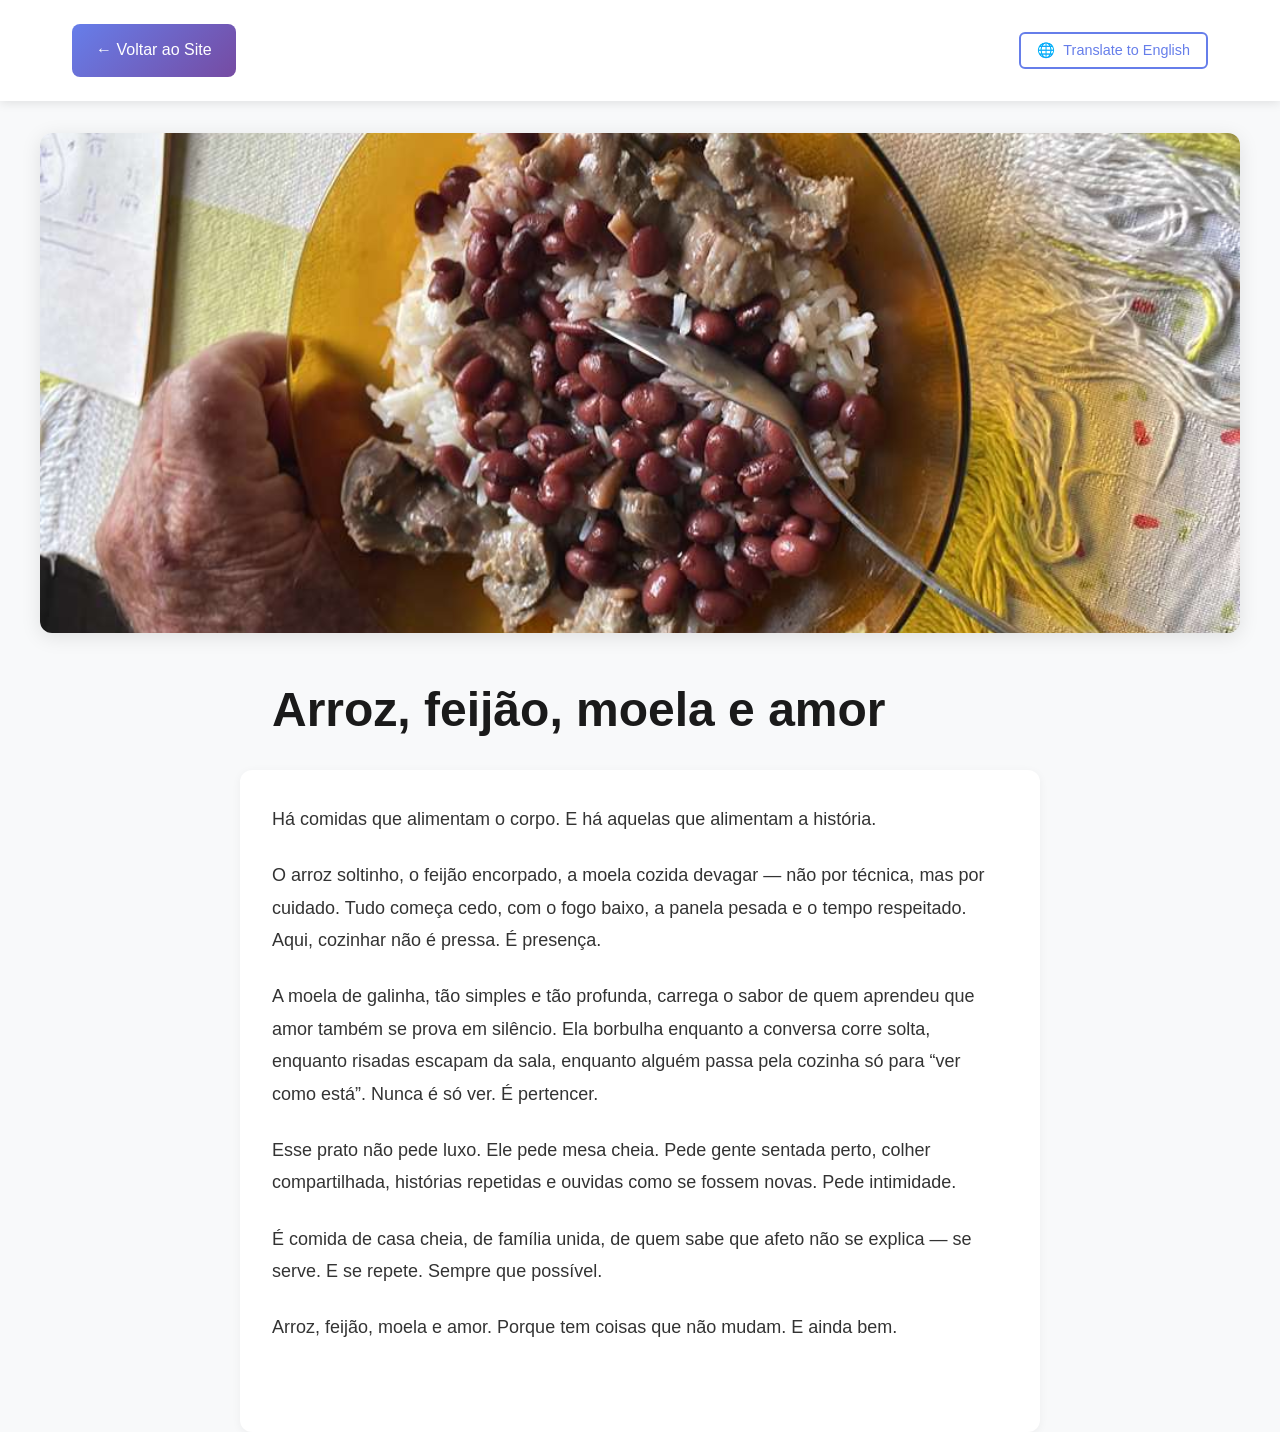
<file: blog1.html>
<!DOCTYPE html>
<html lang="pt-BR">
<head>
    <link rel="icon" type="image/png" href="fav/fav.png">
    <meta charset="UTF-8">
    <meta name="viewport" content="width=device-width, initial-scale=1.0">
    <title>Blog Post</title>
    <style>
        * {
            margin: 0;
            padding: 0;
            box-sizing: border-box;
        }

        body {
            font-family: -apple-system, BlinkMacSystemFont, 'Segoe UI', Roboto, Oxygen, Ubuntu, Cantarell, sans-serif;
            line-height: 1.8;
            color: #333;
            background: #f8f9fa;
        }

        .header-nav {
            background: white;
            padding: 1.5rem 0;
            box-shadow: 0 2px 10px rgba(0,0,0,0.1);
            position: sticky;
            top: 0;
            z-index: 100;
        }

        .nav-container {
            max-width: 1200px;
            margin: 0 auto;
            padding: 0 2rem;
            display: flex;
            justify-content: space-between;
            align-items: center;
        }

        .back-btn {
            display: inline-flex;
            align-items: center;
            gap: 0.5rem;
            padding: 0.75rem 1.5rem;
            background: linear-gradient(135deg, #667eea 0%, #764ba2 100%);
            color: white;
            text-decoration: none;
            border-radius: 8px;
            transition: transform 0.3s, box-shadow 0.3s;
            font-weight: 500;
        }

        .back-btn:hover {
            transform: translateY(-2px);
            box-shadow: 0 4px 15px rgba(102, 126, 234, 0.4);
        }

        .translate-btn {
            padding: 0.75rem 1.5rem;
            background: white;
            border: 2px solid #667eea;
            color: #667eea;
            border-radius: 8px;
            cursor: pointer;
            font-size: 1rem;
            font-weight: 500;
            transition: all 0.3s;
        }

        .translate-btn:hover {
            background: #667eea;
            color: white;
            transform: translateY(-2px);
        }

        .hero-image {
            width: 100%;
            height: 500px;
            object-fit: cover;
            display: block;
        }

        .container {
            max-width: 900px;
            margin: 0 auto;
            padding: 0 2rem;
        }

        .article-header {
            background: white;
            padding: 3rem 2rem;
            margin-top: 2rem;
            border-radius: 12px;
            box-shadow: 0 2px 10px rgba(0,0,0,0.1);
        }

        .article-title {
            font-size: 3rem;
            color: #667eea;
            margin-bottom: 1rem;
            line-height: 1.2;
        }

        .article-meta {
            display: flex;
            gap: 1.5rem;
            color: #666;
            font-size: 0.95rem;
            margin-bottom: 2rem;
        }

        .article-cover {
            width: 100%;
            max-height: 500px;
            object-fit: cover;
            border-radius: 12px;
            margin-bottom: 2rem;
            box-shadow: 0 4px 20px rgba(0,0,0,0.1);
        }

        .container {
            max-width: 900px;
            margin: 0 auto;
            padding: 3rem 2rem;
        }

        .translate-btn {
            padding: 0.75rem 1.5rem;
            background: linear-gradient(135deg, #667eea 0%, #764ba2 100%);
            color: white;
            border: none;
            border-radius: 8px;
            cursor: pointer;
            font-size: 1rem;
            font-weight: 500;
            transition: transform 0.3s, box-shadow 0.3s;
        }

        .translate-btn:hover {
            transform: translateY(-2px);
            box-shadow: 0 4px 15px rgba(102, 126, 234, 0.4);
        }

        .hero-image {
            width: 100%;
            max-height: 500px;
            object-fit: cover;
            border-radius: 12px;
            box-shadow: 0 10px 30px rgba(0,0,0,0.15);
        }

        .container {
            max-width: 900px;
            margin: 0 auto;
            padding: 0 2rem;
        }

        .blog-header {
            padding: 3rem 0 2rem;
        }

        .blog-title {
            font-size: 3rem;
            color: #1a1a1a;
            margin-bottom: 1rem;
            line-height: 1.2;
        }

        .blog-meta {
            display: flex;
            gap: 2rem;
            color: #666;
            font-size: 0.95rem;
            margin-bottom: 2rem;
        }

        .featured-image {
            width: 100%;
            max-height: 500px;
            object-fit: cover;
            border-radius: 12px;
            margin-bottom: 3rem;
            box-shadow: 0 10px 30px rgba(0,0,0,0.1);
        }

        .container {
            max-width: 800px;
            margin: 0 auto;
            padding: 3rem 2rem;
        }

        .blog-title {
            font-size: 3rem;
            line-height: 1.2;
            margin-bottom: 1rem;
            color: #1a1a1a;
        }

        .blog-meta {
            display: flex;
            gap: 2rem;
            color: #666;
            font-size: 0.95rem;
            margin-bottom: 2rem;
            padding-bottom: 1rem;
            border-bottom: 2px solid #e9ecef;
        }

        .translate-btn {
            padding: 0.6rem 1.2rem;
            background: linear-gradient(135deg, #667eea 0%, #764ba2 100%);
            color: white;
            border: none;
            border-radius: 6px;
            cursor: pointer;
            font-size: 0.95rem;
            font-weight: 500;
            transition: transform 0.3s, box-shadow 0.3s;
        }

        .translate-btn:hover {
            transform: translateY(-2px);
            box-shadow: 0 4px 15px rgba(102, 126, 234, 0.4);
        }

        .container {
            max-width: 900px;
            margin: 0 auto;
            padding: 0 2rem;
        }

        .hero-image {
            width: 100%;
            height: 500px;
            object-fit: cover;
            margin-top: 2rem;
            border-radius: 12px;
            box-shadow: 0 10px 30px rgba(0,0,0,0.2);
        }

        .post-header {
            max-width: 800px;
            margin: 3rem auto 2rem;
            padding: 0 2rem;
        }

        .post-title {
            font-size: 3rem;
            line-height: 1.2;
            color: #1a1a1a;
            margin-bottom: 1rem;
        }

        .post-meta {
            display: flex;
            gap: 2rem;
            color: #666;
            font-size: 0.95rem;
            margin-bottom: 1rem;
        }

        .translate-btn {
            display: inline-flex;
            align-items: center;
            gap: 0.5rem;
            padding: 0.5rem 1rem;
            background: white;
            border: 2px solid #667eea;
            color: #667eea;
            border-radius: 6px;
            cursor: pointer;
            font-size: 0.9rem;
            font-weight: 500;
            transition: all 0.3s;
        }

        .translate-btn:hover {
            background: #667eea;
            color: white;
        }

        .post-content {
            max-width: 800px;
            margin: 0 auto;
            padding: 0 2rem 4rem;
            background: white;
            border-radius: 12px;
            box-shadow: 0 2px 10px rgba(0,0,0,0.05);
        }

        .post-content p {
            font-size: 1.125rem;
            line-height: 1.8;
            margin-bottom: 1.5rem;
            color: #333;
        }

        .post-content h2 {
            font-size: 2rem;
            margin: 2.5rem 0 1rem;
            color: #1a1a1a;
        }

        .post-content h3 {
            font-size: 1.5rem;
            margin: 2rem 0 1rem;
            color: #333;
        }

        .hero-image {
            width: 100%;
            max-width: 1200px;
            height: 500px;
            object-fit: cover;
            border-radius: 12px;
            margin: 2rem auto;
            display: block;
            box-shadow: 0 4px 20px rgba(0,0,0,0.1);
        }

        @media (max-width: 768px) {
            .post-title {
                font-size: 2rem;
            }

            .hero-image {
                height: 300px;
                border-radius: 0;
            }

            .post-content p {
                font-size: 1rem;
            }

            .nav-container {
                flex-direction: column;
                gap: 1rem;
            }
        }
    </style>
</head>
<body>
    <div class="header-nav">
        <div class="nav-container">
            <a href="index.html" class="back-btn">← Voltar ao Site</a>
            <button class="translate-btn" onclick="translateContent()">
                <span id="translateIcon">🌐</span>
                <span id="translateText">Translate to English</span>
            </button>
        </div>
    </div>

    <img src="blog/WhatsApp Image 2026-01-13 at 11.25.59.jpeg" alt="Imagem de capa" class="hero-image">

    <div class="post-header">
        <h1 class="post-title" id="title">Arroz, feijão, moela e amor</h1>
    </div>

    <div class="post-content" id="content">
        <p><br>Há comidas que alimentam o corpo.
E há aquelas que alimentam a história.</p>

        <p>O arroz soltinho, o feijão encorpado, a moela cozida devagar — não por técnica, mas por cuidado. Tudo começa cedo, com o fogo baixo, a panela pesada e o tempo respeitado. Aqui, cozinhar não é pressa. É presença.</p>


        <p>A moela de galinha, tão simples e tão profunda, carrega o sabor de quem aprendeu que amor também se prova em silêncio. Ela borbulha enquanto a conversa corre solta, enquanto risadas escapam da sala, enquanto alguém passa pela cozinha só para “ver como está”. Nunca é só ver. É pertencer.</p>

        <p>Esse prato não pede luxo. Ele pede mesa cheia.
Pede gente sentada perto, colher compartilhada, histórias repetidas e ouvidas como se fossem novas. Pede intimidade.</p>


        <p>É comida de casa cheia, de família unida, de quem sabe que afeto não se explica — se serve. E se repete. Sempre que possível.</p>

        <p>Arroz, feijão, moela e amor.
Porque tem coisas que não mudam.
E ainda bem.</p>


    </div>

    <script>
        let isEnglish = false;

        const translations = {
            pt: {
                title: "Arroz, feijão, moela e amor",
                content: `<p>Há comidas que alimentam o corpo.
E há aquelas que alimentam a história.</p>

        <p>O arroz soltinho, o feijão encorpado, a moela cozida devagar — não por técnica, mas por cuidado. Tudo começa cedo, com o fogo baixo, a panela pesada e o tempo respeitado. Aqui, cozinhar não é pressa. É presença.</p>


        <p>A moela de galinha, tão simples e tão profunda, carrega o sabor de quem aprendeu que amor também se prova em silêncio. Ela borbulha enquanto a conversa corre solta, enquanto risadas escapam da sala, enquanto alguém passa pela cozinha só para “ver como está”. Nunca é só ver. É pertencer.</p>

        <p>Esse prato não pede luxo. Ele pede mesa cheia.
Pede gente sentada perto, colher compartilhada, histórias repetidas e ouvidas como se fossem novas. Pede intimidade.</p>


        <p>É comida de casa cheia, de família unida, de quem sabe que afeto não se explica — se serve. E se repete. Sempre que possível.</p>

        <p>Arroz, feijão, moela e amor.
Porque tem coisas que não mudam.
E ainda bem.</p>

    `
            },
            en: {
                title: "Rice, beans, traditional Brazilian chicken gizzards, and love",
                content: `<p>Some foods feed the body.
Others feed the story.</p>

        <p>Fluffy rice, hearty beans, chicken gizzards slowly simmered — not by technique, but by care. Everything begins early, with low heat, a heavy pot, and time being respected. Here, cooking is never rushed. It is presence.</p>


        <p>Chicken gizzards, so humble and so profound, carry the flavor of those who learned that love can also be tasted in silence. They bubble gently while conversations flow, while laughter spills from the living room, while someone walks into the kitchen just to “check on things.” It’s never just checking. It’s belonging.</p>

        <p>This dish doesn’t ask for luxury. It asks for a full table.
It asks for people sitting close, shared spoons, repeated stories heard as if they were new. It asks for intimacy.</p>



        <p>It is food for a full house, for close families, for those who understand that affection doesn’t need explanation — it is served. And served again. Whenever possible.</p>

        <p>Rice, beans, chicken gizzards, and love.
Because some things should never change.
And thankfully, they don’t.</p>

        `
            }
        };

        function translateContent() {
            isEnglish = !isEnglish;
            const lang = isEnglish ? 'en' : 'pt';
            
            document.getElementById('title').textContent = translations[lang].title;
            document.getElementById('content').innerHTML = translations[lang].content;
            document.getElementById('translateText').textContent = isEnglish ? 'Traduzir para Português' : 'Translate to English';
        }
    </script>
</body>
</html>
</file>
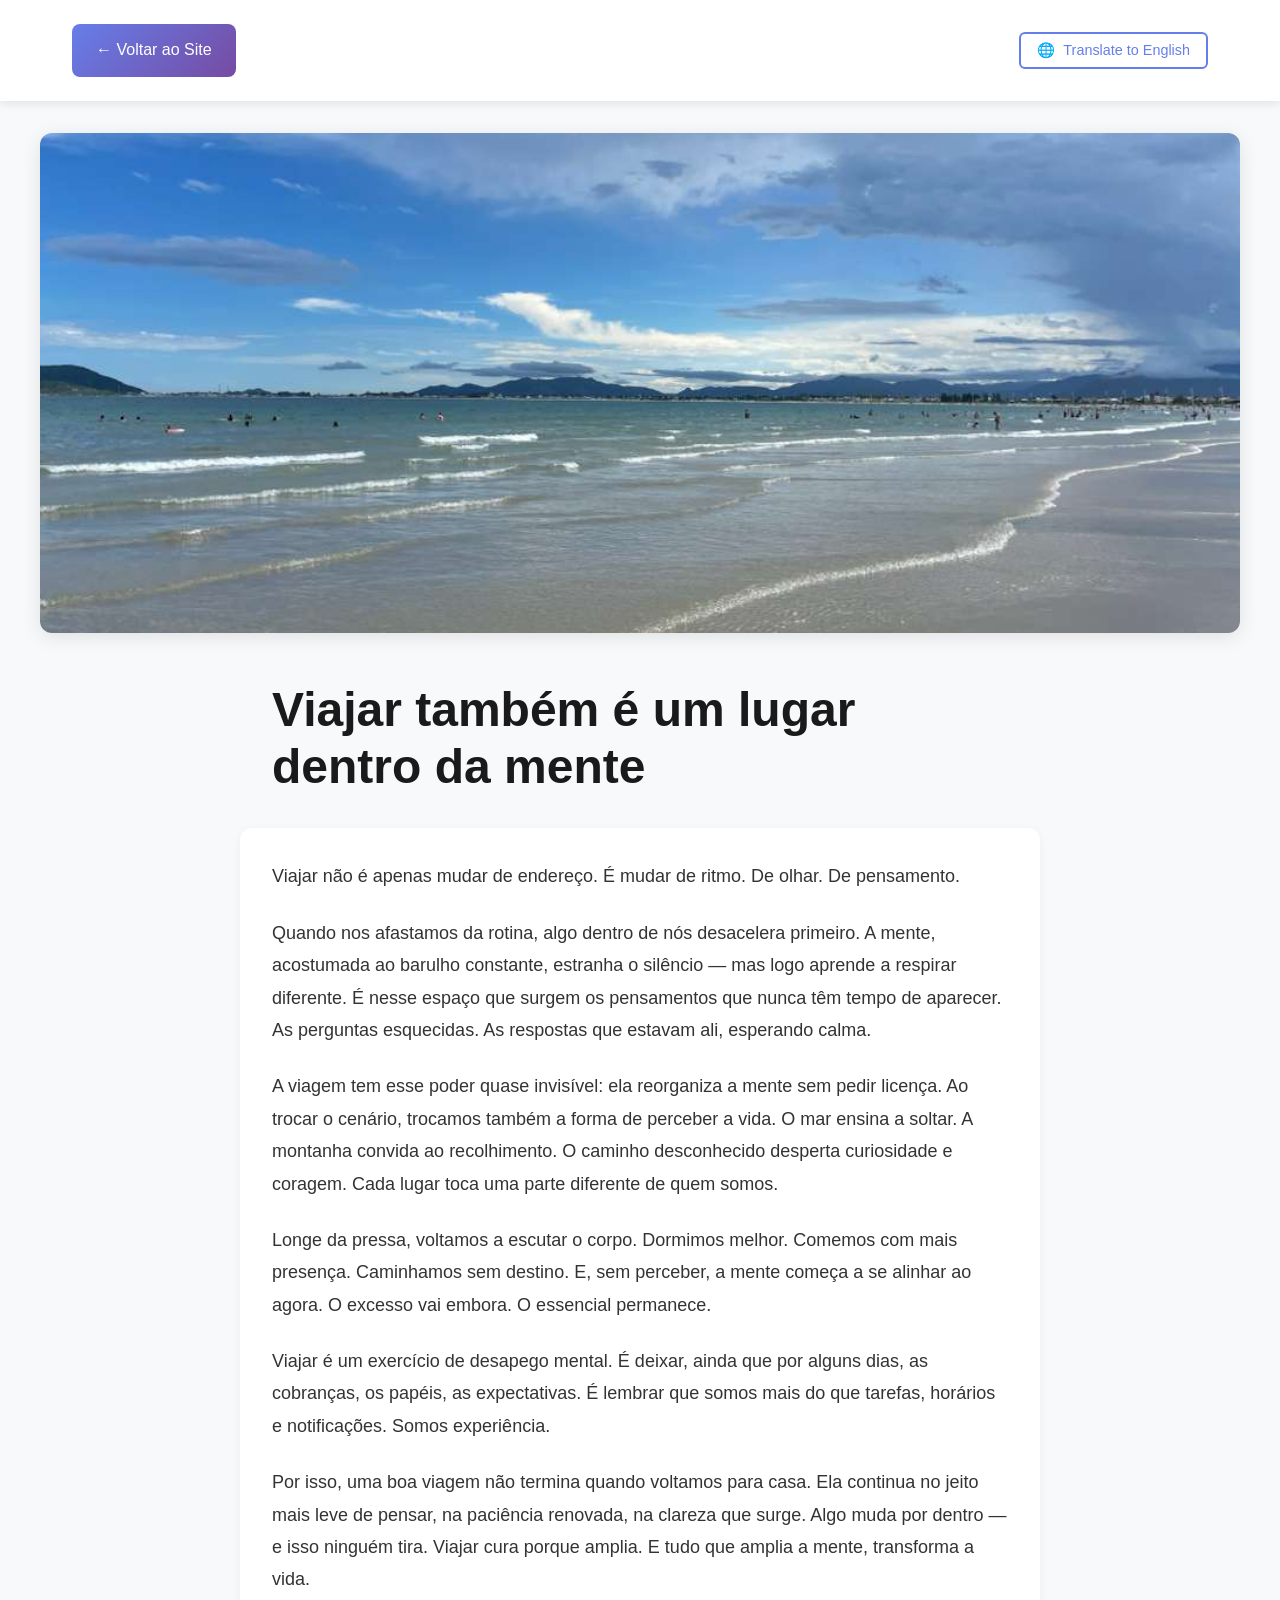
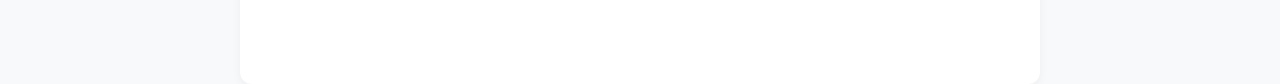
<file: blog2.html>
<!DOCTYPE html>
<html lang="pt-BR">
<head>
    <link rel="icon" type="image/png" href="fav/fav.png">
    <meta charset="UTF-8">
    <meta name="viewport" content="width=device-width, initial-scale=1.0">
    <title>Blog Post</title>
    <style>
        * {
            margin: 0;
            padding: 0;
            box-sizing: border-box;
        }

        body {
            font-family: -apple-system, BlinkMacSystemFont, 'Segoe UI', Roboto, Oxygen, Ubuntu, Cantarell, sans-serif;
            line-height: 1.8;
            color: #333;
            background: #f8f9fa;
        }

        .header-nav {
            background: white;
            padding: 1.5rem 0;
            box-shadow: 0 2px 10px rgba(0,0,0,0.1);
            position: sticky;
            top: 0;
            z-index: 100;
        }

        .nav-container {
            max-width: 1200px;
            margin: 0 auto;
            padding: 0 2rem;
            display: flex;
            justify-content: space-between;
            align-items: center;
        }

        .back-btn {
            display: inline-flex;
            align-items: center;
            gap: 0.5rem;
            padding: 0.75rem 1.5rem;
            background: linear-gradient(135deg, #667eea 0%, #764ba2 100%);
            color: white;
            text-decoration: none;
            border-radius: 8px;
            transition: transform 0.3s, box-shadow 0.3s;
            font-weight: 500;
        }

        .back-btn:hover {
            transform: translateY(-2px);
            box-shadow: 0 4px 15px rgba(102, 126, 234, 0.4);
        }

        .translate-btn {
            padding: 0.75rem 1.5rem;
            background: white;
            border: 2px solid #667eea;
            color: #667eea;
            border-radius: 8px;
            cursor: pointer;
            font-size: 1rem;
            font-weight: 500;
            transition: all 0.3s;
        }

        .translate-btn:hover {
            background: #667eea;
            color: white;
            transform: translateY(-2px);
        }

        .hero-image {
            width: 100%;
            height: 500px;
            object-fit: cover;
            display: block;
        }

        .container {
            max-width: 900px;
            margin: 0 auto;
            padding: 0 2rem;
        }

        .article-header {
            background: white;
            padding: 3rem 2rem;
            margin-top: 2rem;
            border-radius: 12px;
            box-shadow: 0 2px 10px rgba(0,0,0,0.1);
        }

        .article-title {
            font-size: 3rem;
            color: #667eea;
            margin-bottom: 1rem;
            line-height: 1.2;
        }

        .article-meta {
            display: flex;
            gap: 1.5rem;
            color: #666;
            font-size: 0.95rem;
            margin-bottom: 2rem;
        }

        .article-cover {
            width: 100%;
            max-height: 500px;
            object-fit: cover;
            border-radius: 12px;
            margin-bottom: 2rem;
            box-shadow: 0 4px 20px rgba(0,0,0,0.1);
        }

        .container {
            max-width: 900px;
            margin: 0 auto;
            padding: 3rem 2rem;
        }

        .translate-btn {
            padding: 0.75rem 1.5rem;
            background: linear-gradient(135deg, #667eea 0%, #764ba2 100%);
            color: white;
            border: none;
            border-radius: 8px;
            cursor: pointer;
            font-size: 1rem;
            font-weight: 500;
            transition: transform 0.3s, box-shadow 0.3s;
        }

        .translate-btn:hover {
            transform: translateY(-2px);
            box-shadow: 0 4px 15px rgba(102, 126, 234, 0.4);
        }

        .hero-image {
            width: 100%;
            max-height: 500px;
            object-fit: cover;
            border-radius: 12px;
            box-shadow: 0 10px 30px rgba(0,0,0,0.15);
        }

        .container {
            max-width: 900px;
            margin: 0 auto;
            padding: 0 2rem;
        }

        .blog-header {
            padding: 3rem 0 2rem;
        }

        .blog-title {
            font-size: 3rem;
            color: #1a1a1a;
            margin-bottom: 1rem;
            line-height: 1.2;
        }

        .blog-meta {
            display: flex;
            gap: 2rem;
            color: #666;
            font-size: 0.95rem;
            margin-bottom: 2rem;
        }

        .featured-image {
            width: 100%;
            max-height: 500px;
            object-fit: cover;
            border-radius: 12px;
            margin-bottom: 3rem;
            box-shadow: 0 10px 30px rgba(0,0,0,0.1);
        }

        .container {
            max-width: 800px;
            margin: 0 auto;
            padding: 3rem 2rem;
        }

        .blog-title {
            font-size: 3rem;
            line-height: 1.2;
            margin-bottom: 1rem;
            color: #1a1a1a;
        }

        .blog-meta {
            display: flex;
            gap: 2rem;
            color: #666;
            font-size: 0.95rem;
            margin-bottom: 2rem;
            padding-bottom: 1rem;
            border-bottom: 2px solid #e9ecef;
        }

        .translate-btn {
            padding: 0.6rem 1.2rem;
            background: linear-gradient(135deg, #667eea 0%, #764ba2 100%);
            color: white;
            border: none;
            border-radius: 6px;
            cursor: pointer;
            font-size: 0.95rem;
            font-weight: 500;
            transition: transform 0.3s, box-shadow 0.3s;
        }

        .translate-btn:hover {
            transform: translateY(-2px);
            box-shadow: 0 4px 15px rgba(102, 126, 234, 0.4);
        }

        .container {
            max-width: 900px;
            margin: 0 auto;
            padding: 0 2rem;
        }

        .hero-image {
            width: 100%;
            height: 500px;
            object-fit: cover;
            margin-top: 2rem;
            border-radius: 12px;
            box-shadow: 0 10px 30px rgba(0,0,0,0.2);
        }

        .post-header {
            max-width: 800px;
            margin: 3rem auto 2rem;
            padding: 0 2rem;
        }

        .post-title {
            font-size: 3rem;
            line-height: 1.2;
            color: #1a1a1a;
            margin-bottom: 1rem;
        }

        .post-meta {
            display: flex;
            gap: 2rem;
            color: #666;
            font-size: 0.95rem;
            margin-bottom: 1rem;
        }

        .translate-btn {
            display: inline-flex;
            align-items: center;
            gap: 0.5rem;
            padding: 0.5rem 1rem;
            background: white;
            border: 2px solid #667eea;
            color: #667eea;
            border-radius: 6px;
            cursor: pointer;
            font-size: 0.9rem;
            font-weight: 500;
            transition: all 0.3s;
        }

        .translate-btn:hover {
            background: #667eea;
            color: white;
        }

        .post-content {
            max-width: 800px;
            margin: 0 auto;
            padding: 0 2rem 4rem;
            background: white;
            border-radius: 12px;
            box-shadow: 0 2px 10px rgba(0,0,0,0.05);
        }

        .post-content p {
            font-size: 1.125rem;
            line-height: 1.8;
            margin-bottom: 1.5rem;
            color: #333;
        }

        .post-content h2 {
            font-size: 2rem;
            margin: 2.5rem 0 1rem;
            color: #1a1a1a;
        }

        .post-content h3 {
            font-size: 1.5rem;
            margin: 2rem 0 1rem;
            color: #333;
        }

        .hero-image {
            width: 100%;
            max-width: 1200px;
            height: 500px;
            object-fit: cover;
            border-radius: 12px;
            margin: 2rem auto;
            display: block;
            box-shadow: 0 4px 20px rgba(0,0,0,0.1);
        }

        @media (max-width: 768px) {
            .post-title {
                font-size: 2rem;
            }

            .hero-image {
                height: 300px;
                border-radius: 0;
            }

            .post-content p {
                font-size: 1rem;
            }

            .nav-container {
                flex-direction: column;
                gap: 1rem;
            }
        }
    </style>
</head>
<body>
    <div class="header-nav">
        <div class="nav-container">
            <a href="index.html" class="back-btn">← Voltar ao Site</a>
            <button class="translate-btn" onclick="translateContent()">
                <span id="translateIcon">🌐</span>
                <span id="translateText">Translate to English</span>
            </button>
        </div>
    </div>

    <img src="blog/WhatsApp Image 2026-01-13 at 11.39.59 (1).jpeg" alt="Imagem de capa" class="hero-image">

    <div class="post-header">
        <h1 class="post-title" id="title">Viajar também é um lugar dentro da mente</h1>
    </div>

    <div class="post-content" id="content">
        <p><br>Viajar não é apenas mudar de endereço.
É mudar de ritmo. De olhar. De pensamento.</p>

        <p>Quando nos afastamos da rotina, algo dentro de nós desacelera primeiro. A mente, acostumada ao barulho constante, estranha o silêncio — mas logo aprende a respirar diferente. É nesse espaço que surgem os pensamentos que nunca têm tempo de aparecer. As perguntas esquecidas. As respostas que estavam ali, esperando calma.</p>


        <p>A viagem tem esse poder quase invisível: ela reorganiza a mente sem pedir licença. Ao trocar o cenário, trocamos também a forma de perceber a vida. O mar ensina a soltar. A montanha convida ao recolhimento. O caminho desconhecido desperta curiosidade e coragem. Cada lugar toca uma parte diferente de quem somos.</p>

        <p>Longe da pressa, voltamos a escutar o corpo. Dormimos melhor. Comemos com mais presença. Caminhamos sem destino. E, sem perceber, a mente começa a se alinhar ao agora. O excesso vai embora. O essencial permanece.</p>


        <p>Viajar é um exercício de desapego mental. É deixar, ainda que por alguns dias, as cobranças, os papéis, as expectativas. É lembrar que somos mais do que tarefas, horários e notificações. Somos experiência.</p>

        <p>Por isso, uma boa viagem não termina quando voltamos para casa. Ela continua no jeito mais leve de pensar, na paciência renovada, na clareza que surge. Algo muda por dentro — e isso ninguém tira.

Viajar cura porque amplia.
E tudo que amplia a mente, transforma a vida.</p>


    </div>

    <script>
        let isEnglish = false;

        const translations = {
            pt: {
                title: "Viajar também é um lugar dentro da mente",
                content: `<p>Viajar não é apenas mudar de endereço.
É mudar de ritmo. De olhar. De pensamento.</p>

        <p>Quando nos afastamos da rotina, algo dentro de nós desacelera primeiro. A mente, acostumada ao barulho constante, estranha o silêncio — mas logo aprende a respirar diferente. É nesse espaço que surgem os pensamentos que nunca têm tempo de aparecer. As perguntas esquecidas. As respostas que estavam ali, esperando calma.</p>


        <p>A viagem tem esse poder quase invisível: ela reorganiza a mente sem pedir licença. Ao trocar o cenário, trocamos também a forma de perceber a vida. O mar ensina a soltar. A montanha convida ao recolhimento. O caminho desconhecido desperta curiosidade e coragem. Cada lugar toca uma parte diferente de quem somos.</p>

        <p>Longe da pressa, voltamos a escutar o corpo. Dormimos melhor. Comemos com mais presença. Caminhamos sem destino. E, sem perceber, a mente começa a se alinhar ao agora. O excesso vai embora. O essencial permanece.</p>


        <p>Viajar é um exercício de desapego mental. É deixar, ainda que por alguns dias, as cobranças, os papéis, as expectativas. É lembrar que somos mais do que tarefas, horários e notificações. Somos experiência.</p>

        <p>Por isso, uma boa viagem não termina quando voltamos para casa. Ela continua no jeito mais leve de pensar, na paciência renovada, na clareza que surge. Algo muda por dentro — e isso ninguém tira.

Viajar cura porque amplia.
E tudo que amplia a mente, transforma a vida.</p>

    `
            },
            en: {
                title: "Travel is also a place within the mind",
                content: `<p>STraveling is not just changing locations.
It’s changing rhythm. Perspective. Thought.</p>

        <p>When we step away from routine, something inside us slows down first. The mind, used to constant noise, feels strange in the silence — but soon learns how to breathe differently. In that space, thoughts finally have room to surface. Forgotten questions. Answers that were always there, waiting for calm.</p>


        <p>Travel has this almost invisible power: it reorganizes the mind without asking permission. By changing the scenery, we also change how we perceive life. The ocean teaches us to let go. The mountains invite introspection. Unknown paths awaken curiosity and courage. Each place touches a different part of who we are.</p>

        <p>Away from urgency, we begin listening to the body again. We sleep better. Eat with presence. Walk without destination. And without noticing, the mind aligns itself with the present moment. The excess fades. What’s essential remains.</p>



        <p>Travel is an exercise in mental detachment. It’s allowing ourselves — even for a few days — to release demands, roles, and expectations. It’s remembering that we are more than tasks, schedules, and notifications. We are experience.</p>

        <p>That’s why a meaningful trip doesn’t end when we return home. It continues in lighter thoughts, renewed patience, and newfound clarity. Something shifts within — and that stays.

Travel heals because it expands.
And anything that expands the mind, transforms life.</p>

        `
            }
        };

        function translateContent() {
            isEnglish = !isEnglish;
            const lang = isEnglish ? 'en' : 'pt';
            
            document.getElementById('title').textContent = translations[lang].title;
            document.getElementById('content').innerHTML = translations[lang].content;
            document.getElementById('translateText').textContent = isEnglish ? 'Traduzir para Português' : 'Translate to English';
        }
    </script>
</body>
</html>
</file>
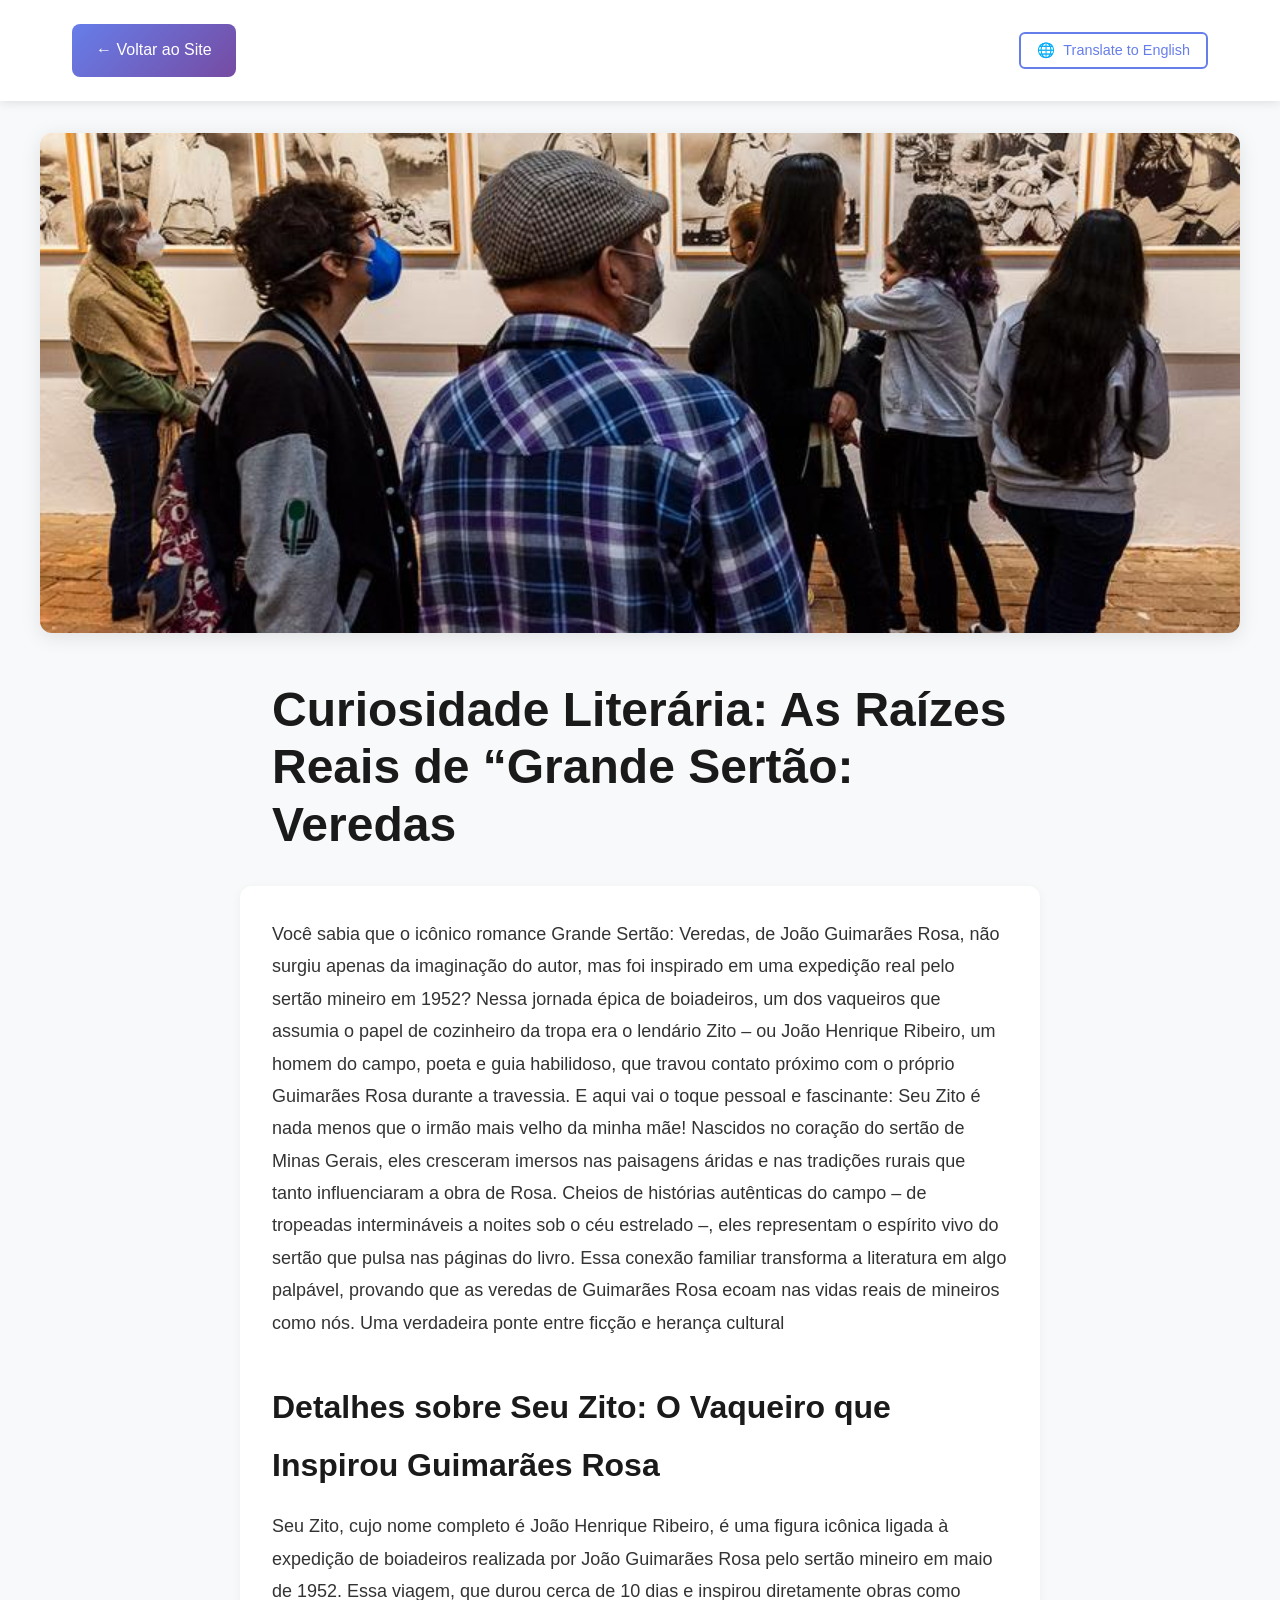
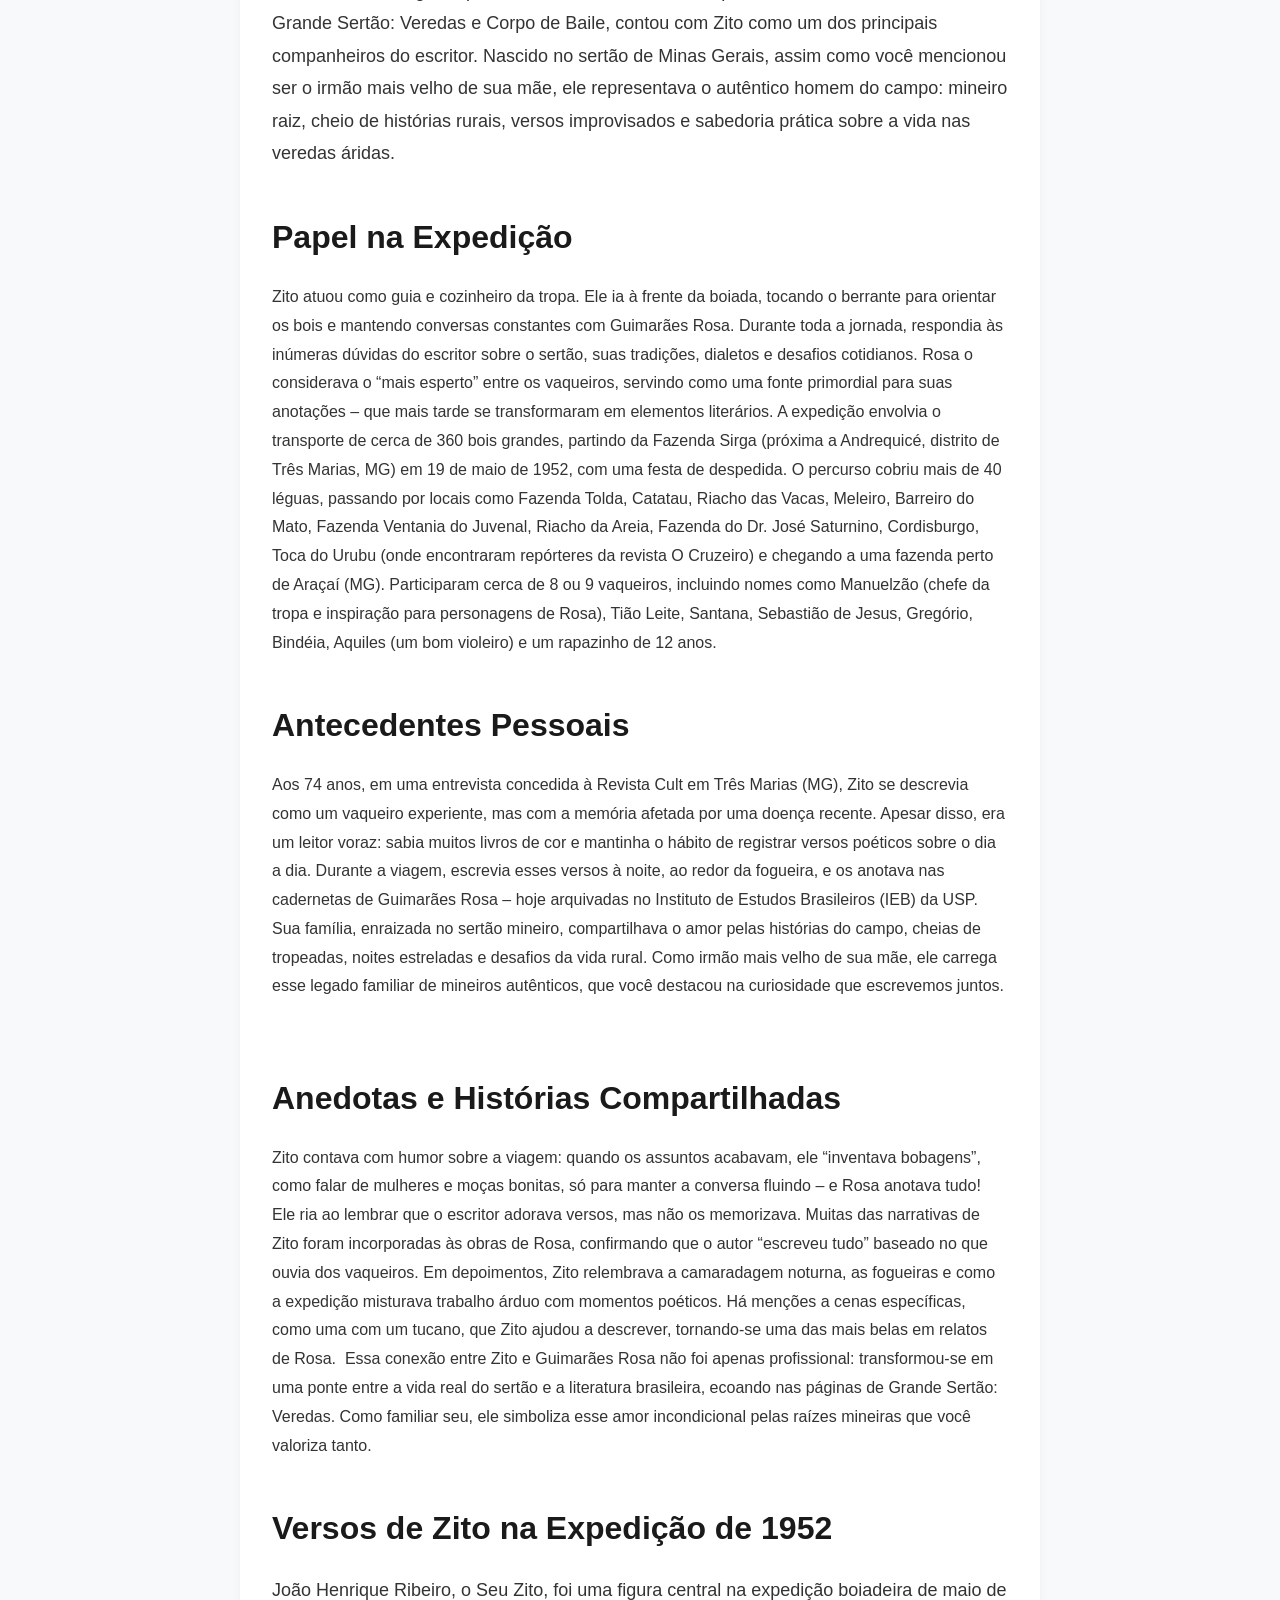
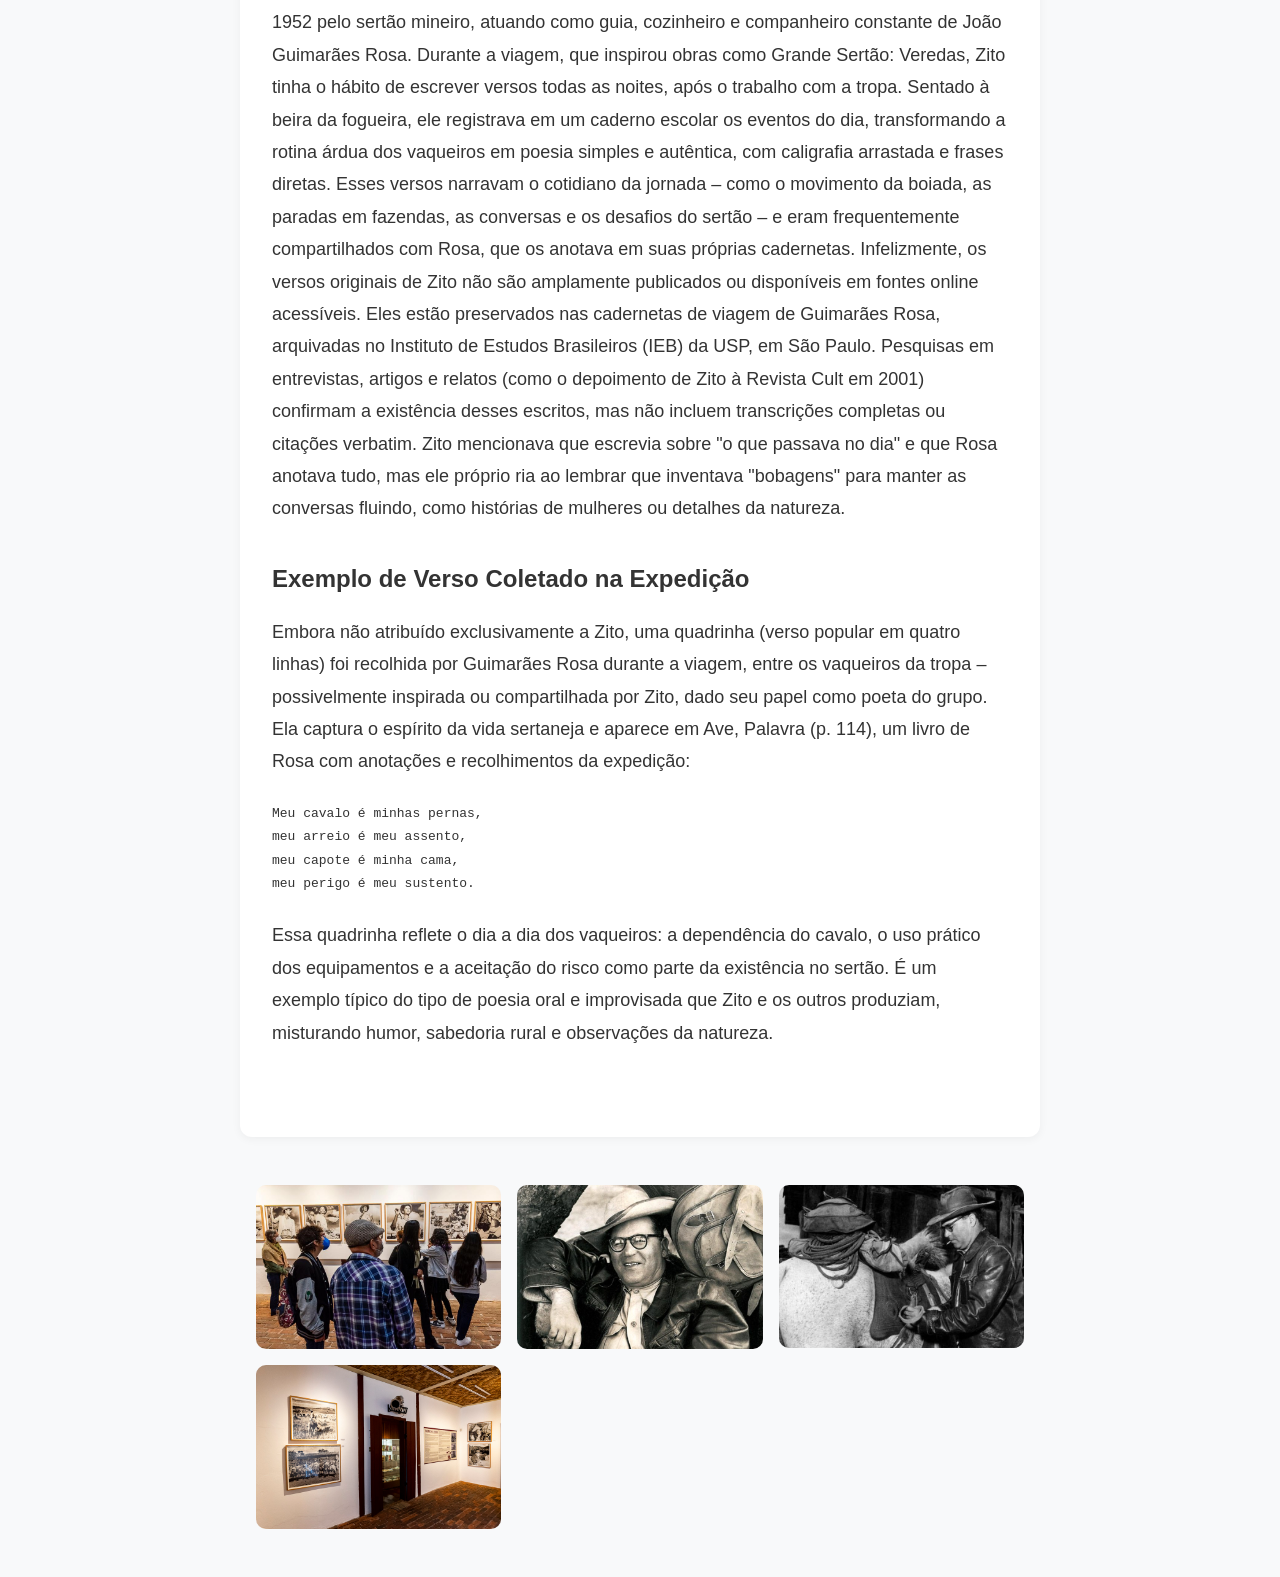
<file: blog3.html>
<!DOCTYPE html>
<html lang="pt-BR">
<head>
    <link rel="icon" type="image/png" href="fav/fav.png">
    <meta charset="UTF-8">
    <meta name="viewport" content="width=device-width, initial-scale=1.0">
    <title>Blog Post</title>
    <style>
        * {
            margin: 0;
            padding: 0;
            box-sizing: border-box;
        }

        body {
            font-family: -apple-system, BlinkMacSystemFont, 'Segoe UI', Roboto, Oxygen, Ubuntu, Cantarell, sans-serif;
            line-height: 1.8;
            color: #333;
            background: #f8f9fa;
        }

        .header-nav {
            background: white;
            padding: 1.5rem 0;
            box-shadow: 0 2px 10px rgba(0,0,0,0.1);
            position: sticky;
            top: 0;
            z-index: 100;
        }

        .nav-container {
            max-width: 1200px;
            margin: 0 auto;
            padding: 0 2rem;
            display: flex;
            justify-content: space-between;
            align-items: center;
        }

        .back-btn {
            display: inline-flex;
            align-items: center;
            gap: 0.5rem;
            padding: 0.75rem 1.5rem;
            background: linear-gradient(135deg, #667eea 0%, #764ba2 100%);
            color: white;
            text-decoration: none;
            border-radius: 8px;
            transition: transform 0.3s, box-shadow 0.3s;
            font-weight: 500;
        }

        .back-btn:hover {
            transform: translateY(-2px);
            box-shadow: 0 4px 15px rgba(102, 126, 234, 0.4);
        }

        .translate-btn {
            padding: 0.75rem 1.5rem;
            background: white;
            border: 2px solid #667eea;
            color: #667eea;
            border-radius: 8px;
            cursor: pointer;
            font-size: 1rem;
            font-weight: 500;
            transition: all 0.3s;
        }

        .translate-btn:hover {
            background: #667eea;
            color: white;
            transform: translateY(-2px);
        }

        .hero-image {
            width: 100%;
            height: 500px;
            object-fit: cover;
            display: block;
        }

        .container {
            max-width: 900px;
            margin: 0 auto;
            padding: 0 2rem;
        }

        .article-header {
            background: white;
            padding: 3rem 2rem;
            margin-top: 2rem;
            border-radius: 12px;
            box-shadow: 0 2px 10px rgba(0,0,0,0.1);
        }

        .article-title {
            font-size: 3rem;
            color: #667eea;
            margin-bottom: 1rem;
            line-height: 1.2;
        }

        .article-meta {
            display: flex;
            gap: 1.5rem;
            color: #666;
            font-size: 0.95rem;
            margin-bottom: 2rem;
        }

        .article-cover {
            width: 100%;
            max-height: 500px;
            object-fit: cover;
            border-radius: 12px;
            margin-bottom: 2rem;
            box-shadow: 0 4px 20px rgba(0,0,0,0.1);
        }

        .container {
            max-width: 900px;
            margin: 0 auto;
            padding: 3rem 2rem;
        }

        .translate-btn {
            padding: 0.75rem 1.5rem;
            background: linear-gradient(135deg, #667eea 0%, #764ba2 100%);
            color: white;
            border: none;
            border-radius: 8px;
            cursor: pointer;
            font-size: 1rem;
            font-weight: 500;
            transition: transform 0.3s, box-shadow 0.3s;
        }

        .translate-btn:hover {
            transform: translateY(-2px);
            box-shadow: 0 4px 15px rgba(102, 126, 234, 0.4);
        }

        .hero-image {
            width: 100%;
            max-height: 500px;
            object-fit: cover;
            border-radius: 12px;
            box-shadow: 0 10px 30px rgba(0,0,0,0.15);
        }

        .container {
            max-width: 900px;
            margin: 0 auto;
            padding: 0 2rem;
        }

        .blog-header {
            padding: 3rem 0 2rem;
        }

        .blog-title {
            font-size: 3rem;
            color: #1a1a1a;
            margin-bottom: 1rem;
            line-height: 1.2;
        }

        .blog-meta {
            display: flex;
            gap: 2rem;
            color: #666;
            font-size: 0.95rem;
            margin-bottom: 2rem;
        }

        .featured-image {
            width: 100%;
            max-height: 500px;
            object-fit: cover;
            border-radius: 12px;
            margin-bottom: 3rem;
            box-shadow: 0 10px 30px rgba(0,0,0,0.1);
        }

        .container {
            max-width: 800px;
            margin: 0 auto;
            padding: 3rem 2rem;
        }

        .blog-title {
            font-size: 3rem;
            line-height: 1.2;
            margin-bottom: 1rem;
            color: #1a1a1a;
        }

        .blog-meta {
            display: flex;
            gap: 2rem;
            color: #666;
            font-size: 0.95rem;
            margin-bottom: 2rem;
            padding-bottom: 1rem;
            border-bottom: 2px solid #e9ecef;
        }

        .translate-btn {
            padding: 0.6rem 1.2rem;
            background: linear-gradient(135deg, #667eea 0%, #764ba2 100%);
            color: white;
            border: none;
            border-radius: 6px;
            cursor: pointer;
            font-size: 0.95rem;
            font-weight: 500;
            transition: transform 0.3s, box-shadow 0.3s;
        }

        .translate-btn:hover {
            transform: translateY(-2px);
            box-shadow: 0 4px 15px rgba(102, 126, 234, 0.4);
        }

        .container {
            max-width: 900px;
            margin: 0 auto;
            padding: 0 2rem;
        }

        .hero-image {
            width: 100%;
            height: 500px;
            object-fit: cover;
            margin-top: 2rem;
            border-radius: 12px;
            box-shadow: 0 10px 30px rgba(0,0,0,0.2);
        }

        .post-header {
            max-width: 800px;
            margin: 3rem auto 2rem;
            padding: 0 2rem;
        }

        .post-title {
            font-size: 3rem;
            line-height: 1.2;
            color: #1a1a1a;
            margin-bottom: 1rem;
        }

        .post-meta {
            display: flex;
            gap: 2rem;
            color: #666;
            font-size: 0.95rem;
            margin-bottom: 1rem;
        }

        .translate-btn {
            display: inline-flex;
            align-items: center;
            gap: 0.5rem;
            padding: 0.5rem 1rem;
            background: white;
            border: 2px solid #667eea;
            color: #667eea;
            border-radius: 6px;
            cursor: pointer;
            font-size: 0.9rem;
            font-weight: 500;
            transition: all 0.3s;
        }

        .translate-btn:hover {
            background: #667eea;
            color: white;
        }

        .post-content {
            max-width: 800px;
            margin: 0 auto;
            padding: 0 2rem 4rem;
            background: white;
            border-radius: 12px;
            box-shadow: 0 2px 10px rgba(0,0,0,0.05);
        }

        .post-content p {
            font-size: 1.125rem;
            line-height: 1.8;
            margin-bottom: 1.5rem;
            color: #333;
        }

        .post-content h2 {
            font-size: 2rem;
            margin: 2.5rem 0 1rem;
            color: #1a1a1a;
        }

        .post-content h3 {
            font-size: 1.5rem;
            margin: 2rem 0 1rem;
            color: #333;
        }

        .hero-image {
            width: 100%;
            max-width: 1200px;
            height: 500px;
            object-fit: cover;
            border-radius: 12px;
            margin: 2rem auto;
            display: block;
            box-shadow: 0 4px 20px rgba(0,0,0,0.1);
        }

        @media (max-width: 768px) {
            .post-title {
                font-size: 2rem;
            }

            .hero-image {
                height: 300px;
                border-radius: 0;
            }

            .post-content p {
                font-size: 1rem;
            }

            .nav-container {
                flex-direction: column;
                gap: 1rem;
            }
        }

        .gallery {
    max-width: 800px;
    margin: 3rem auto;
    padding: 0 1rem;
    display: grid;
    grid-template-columns: repeat(3, 1fr);
    gap: 1rem;
}

.gallery img {
    width: 100%;
    border-radius: 10px;
    cursor: pointer;
    transition: transform 0.3s;
}

.gallery img:hover {
    transform: scale(1.03);
}

/* Mobile */
@media (max-width: 768px) {
    .gallery {
        grid-template-columns: 1fr;
    }
}

/* Modal */
.modal {
    position: fixed;
    inset: 0;
    background: rgba(0,0,0,0.85);
    display: none;
    align-items: center;
    justify-content: center;
    z-index: 999;
}

.modal img {
    max-width: 90%;
    max-height: 90%;
    border-radius: 10px;
}

    </style>
</head>
<body>
    <div class="header-nav">
        <div class="nav-container">
            <a href="index.html" class="back-btn">← Voltar ao Site</a>
            <button class="translate-btn" onclick="translateContent()">
                <span id="translateIcon">🌐</span>
                <span id="translateText">Translate to English</span>
            </button>
        </div>
    </div>

    <img src="blog/WhatsApp Image 2026-01-14 at 16.13.59.jpeg" alt="Imagem de capa" class="hero-image">

    <div class="post-header">
        <h1 class="post-title" id="title">Curiosidade Literária: As Raízes Reais de “Grande Sertão: Veredas</h1>
    </div>

    <div class="post-content" id="content">
        <p><br>Você sabia que o icônico romance Grande Sertão: Veredas, de João Guimarães Rosa, não surgiu apenas da imaginação do autor, mas foi inspirado em uma expedição real pelo sertão mineiro em 1952? Nessa jornada épica de boiadeiros, um dos vaqueiros que assumia o papel de cozinheiro da tropa era o lendário Zito – ou João Henrique Ribeiro, um homem do campo, poeta e guia habilidoso, que travou contato próximo com o próprio Guimarães Rosa durante a travessia.
E aqui vai o toque pessoal e fascinante: Seu Zito é nada menos que o irmão mais velho da minha mãe! Nascidos no coração do sertão de Minas Gerais, eles cresceram imersos nas paisagens áridas e nas tradições rurais que tanto influenciaram a obra de Rosa. Cheios de histórias autênticas do campo – de tropeadas intermináveis a noites sob o céu estrelado –, eles representam o espírito vivo do sertão que pulsa nas páginas do livro. Essa conexão familiar transforma a literatura em algo palpável, provando que as veredas de Guimarães Rosa ecoam nas vidas reais de mineiros como nós. Uma verdadeira ponte entre ficção e herança cultural</p>

            <h2>Detalhes sobre Seu Zito: O Vaqueiro que Inspirou Guimarães Rosa</h2>

        <p>Seu Zito, cujo nome completo é João Henrique Ribeiro, é uma figura icônica ligada à expedição de boiadeiros realizada por João Guimarães Rosa pelo sertão mineiro em maio de 1952. Essa viagem, que durou cerca de 10 dias e inspirou diretamente obras como Grande Sertão: Veredas e Corpo de Baile, contou com Zito como um dos principais companheiros do escritor. Nascido no sertão de Minas Gerais, assim como você mencionou ser o irmão mais velho de sua mãe, ele representava o autêntico homem do campo: mineiro raiz, cheio de histórias rurais, versos improvisados e sabedoria prática sobre a vida nas veredas áridas. ￼

            <h2>Papel na Expedição</h2>
Zito atuou como guia e cozinheiro da tropa. Ele ia à frente da boiada, tocando o berrante para orientar os bois e mantendo conversas constantes com Guimarães Rosa. Durante toda a jornada, respondia às inúmeras dúvidas do escritor sobre o sertão, suas tradições, dialetos e desafios cotidianos. Rosa o considerava o “mais esperto” entre os vaqueiros, servindo como uma fonte primordial para suas anotações – que mais tarde se transformaram em elementos literários. A expedição envolvia o transporte de cerca de 360 bois grandes, partindo da Fazenda Sirga (próxima a Andrequicé, distrito de Três Marias, MG) em 19 de maio de 1952, com uma festa de despedida. O percurso cobriu mais de 40 léguas, passando por locais como Fazenda Tolda, Catatau, Riacho das Vacas, Meleiro, Barreiro do Mato, Fazenda Ventania do Juvenal, Riacho da Areia, Fazenda do Dr. José Saturnino, Cordisburgo, Toca do Urubu (onde encontraram repórteres da revista O Cruzeiro) e chegando a uma fazenda perto de Araçaí (MG). Participaram cerca de 8 ou 9 vaqueiros, incluindo nomes como Manuelzão (chefe da tropa e inspiração para personagens de Rosa), Tião Leite, Santana, Sebastião de Jesus, Gregório, Bindéia, Aquiles (um bom violeiro) e um rapazinho de 12 anos. ￼

            <h2>Antecedentes Pessoais</h2>

Aos 74 anos, em uma entrevista concedida à Revista Cult em Três Marias (MG), Zito se descrevia como um vaqueiro experiente, mas com a memória afetada por uma doença recente. Apesar disso, era um leitor voraz: sabia muitos livros de cor e mantinha o hábito de registrar versos poéticos sobre o dia a dia. Durante a viagem, escrevia esses versos à noite, ao redor da fogueira, e os anotava nas cadernetas de Guimarães Rosa – hoje arquivadas no Instituto de Estudos Brasileiros (IEB) da USP. Sua família, enraizada no sertão mineiro, compartilhava o amor pelas histórias do campo, cheias de tropeadas, noites estreladas e desafios da vida rural. Como irmão mais velho de sua mãe, ele carrega esse legado familiar de mineiros autênticos, que você destacou na curiosidade que escrevemos juntos. ￼

            <h2>Anedotas e Histórias Compartilhadas</h2>

Zito contava com humor sobre a viagem: quando os assuntos acabavam, ele “inventava bobagens”, como falar de mulheres e moças bonitas, só para manter a conversa fluindo – e Rosa anotava tudo! Ele ria ao lembrar que o escritor adorava versos, mas não os memorizava. Muitas das narrativas de Zito foram incorporadas às obras de Rosa, confirmando que o autor “escreveu tudo” baseado no que ouvia dos vaqueiros. Em depoimentos, Zito relembrava a camaradagem noturna, as fogueiras e como a expedição misturava trabalho árduo com momentos poéticos. Há menções a cenas específicas, como uma com um tucano, que Zito ajudou a descrever, tornando-se uma das mais belas em relatos de Rosa. ￼
Essa conexão entre Zito e Guimarães Rosa não foi apenas profissional: transformou-se em uma ponte entre a vida real do sertão e a literatura brasileira, ecoando nas páginas de Grande Sertão: Veredas. Como familiar seu, ele simboliza esse amor incondicional pelas raízes mineiras que você valoriza tanto.
</p>
         <h2>Versos de Zito na Expedição de 1952</h2>

            <p>João Henrique Ribeiro, o Seu Zito, foi uma figura central na expedição boiadeira de maio de 1952 pelo sertão mineiro, atuando como guia, cozinheiro e companheiro constante de João Guimarães Rosa. Durante a viagem, que inspirou obras como Grande Sertão: Veredas, Zito tinha o hábito de escrever versos todas as noites, após o trabalho com a tropa. Sentado à beira da fogueira, ele registrava em um caderno escolar os eventos do dia, transformando a rotina árdua dos vaqueiros em poesia simples e autêntica, com caligrafia arrastada e frases diretas. Esses versos narravam o cotidiano da jornada – como o movimento da boiada, as paradas em fazendas, as conversas e os desafios do sertão – e eram frequentemente compartilhados com Rosa, que os anotava em suas próprias cadernetas.
Infelizmente, os versos originais de Zito não são amplamente publicados ou disponíveis em fontes online acessíveis. Eles estão preservados nas cadernetas de viagem de Guimarães Rosa, arquivadas no Instituto de Estudos Brasileiros (IEB) da USP, em São Paulo. Pesquisas em entrevistas, artigos e relatos (como o depoimento de Zito à Revista Cult em 2001) confirmam a existência desses escritos, mas não incluem transcrições completas ou citações verbatim. Zito mencionava que escrevia sobre "o que passava no dia" e que Rosa anotava tudo, mas ele próprio ria ao lembrar que inventava "bobagens" para manter as conversas fluindo, como histórias de mulheres ou detalhes da natureza.</p>

                <h3>Exemplo de Verso Coletado na Expedição</h3>

                <p>Embora não atribuído exclusivamente a Zito, uma quadrinha (verso popular em quatro linhas) foi recolhida por Guimarães Rosa durante a viagem, entre os vaqueiros da tropa – possivelmente inspirada ou compartilhada por Zito, dado seu papel como poeta do grupo. Ela captura o espírito da vida sertaneja e aparece em Ave, Palavra (p. 114), um livro de Rosa com anotações e recolhimentos da expedição:</p>
                <pre>Meu cavalo é minhas pernas,
meu arreio é meu assento,
meu capote é minha cama,
meu perigo é meu sustento.</pre> <p></p>
<p>Essa quadrinha reflete o dia a dia dos vaqueiros: a dependência do cavalo, o uso prático dos equipamentos e a aceitação do risco como parte da existência no sertão. É um exemplo típico do tipo de poesia oral e improvisada que Zito e os outros produziam, misturando humor, sabedoria rural e observações da natureza.</p>
    </div>

    <div class="gallery">
    <img src="blog/WhatsApp Image 2026-01-14 at 16.13.59.jpeg" alt="Foto 1" onclick="openImage(this.src)">
    <img src="blog/rosa-capa-1115156.png" alt="Foto 2" onclick="openImage(this.src)">
    <img src="blog/rosa-1115157.jpg" alt="Foto 3" onclick="openImage(this.src)">
    <img src="blog/content_viagem_de_1952_a_boiada_foto_4.jpg" alt="Foto 3" onclick="openImage(this.src)">
</div>

<div class="modal" id="imageModal" onclick="closeImage()">
    <img id="modalImg">
</div>


    <script>
        let isEnglish = false;

        const translations = {
            pt: {
                title: "As Dunas de Floripa e o silêncio que reorganiza a mente",
                content: `<p><br>Você sabia que o icônico romance Grande Sertão: Veredas, de João Guimarães Rosa, não surgiu apenas da imaginação do autor, mas foi inspirado em uma expedição real pelo sertão mineiro em 1952? Nessa jornada épica de boiadeiros, um dos vaqueiros que assumia o papel de cozinheiro da tropa era o lendário Zito – ou João Henrique Ribeiro, um homem do campo, poeta e guia habilidoso, que travou contato próximo com o próprio Guimarães Rosa durante a travessia.
E aqui vai o toque pessoal e fascinante: Seu Zito é nada menos que o irmão mais velho da minha mãe! Nascidos no coração do sertão de Minas Gerais, eles cresceram imersos nas paisagens áridas e nas tradições rurais que tanto influenciaram a obra de Rosa. Cheios de histórias autênticas do campo – de tropeadas intermináveis a noites sob o céu estrelado –, eles representam o espírito vivo do sertão que pulsa nas páginas do livro. Essa conexão familiar transforma a literatura em algo palpável, provando que as veredas de Guimarães Rosa ecoam nas vidas reais de mineiros como nós. Uma verdadeira ponte entre ficção e herança cultural</p>

            <h2>Detalhes sobre Seu Zito: O Vaqueiro que Inspirou Guimarães Rosa</h2>

        <p>Seu Zito, cujo nome completo é João Henrique Ribeiro, é uma figura icônica ligada à expedição de boiadeiros realizada por João Guimarães Rosa pelo sertão mineiro em maio de 1952. Essa viagem, que durou cerca de 10 dias e inspirou diretamente obras como Grande Sertão: Veredas e Corpo de Baile, contou com Zito como um dos principais companheiros do escritor. Nascido no sertão de Minas Gerais, assim como você mencionou ser o irmão mais velho de sua mãe, ele representava o autêntico homem do campo: mineiro raiz, cheio de histórias rurais, versos improvisados e sabedoria prática sobre a vida nas veredas áridas. ￼

            <h2>Papel na Expedição</h2>
Zito atuou como guia e cozinheiro da tropa. Ele ia à frente da boiada, tocando o berrante para orientar os bois e mantendo conversas constantes com Guimarães Rosa. Durante toda a jornada, respondia às inúmeras dúvidas do escritor sobre o sertão, suas tradições, dialetos e desafios cotidianos. Rosa o considerava o “mais esperto” entre os vaqueiros, servindo como uma fonte primordial para suas anotações – que mais tarde se transformaram em elementos literários. A expedição envolvia o transporte de cerca de 360 bois grandes, partindo da Fazenda Sirga (próxima a Andrequicé, distrito de Três Marias, MG) em 19 de maio de 1952, com uma festa de despedida. O percurso cobriu mais de 40 léguas, passando por locais como Fazenda Tolda, Catatau, Riacho das Vacas, Meleiro, Barreiro do Mato, Fazenda Ventania do Juvenal, Riacho da Areia, Fazenda do Dr. José Saturnino, Cordisburgo, Toca do Urubu (onde encontraram repórteres da revista O Cruzeiro) e chegando a uma fazenda perto de Araçaí (MG). Participaram cerca de 8 ou 9 vaqueiros, incluindo nomes como Manuelzão (chefe da tropa e inspiração para personagens de Rosa), Tião Leite, Santana, Sebastião de Jesus, Gregório, Bindéia, Aquiles (um bom violeiro) e um rapazinho de 12 anos. ￼

            <h2>Antecedentes Pessoais</h2>

Aos 74 anos, em uma entrevista concedida à Revista Cult em Três Marias (MG), Zito se descrevia como um vaqueiro experiente, mas com a memória afetada por uma doença recente. Apesar disso, era um leitor voraz: sabia muitos livros de cor e mantinha o hábito de registrar versos poéticos sobre o dia a dia. Durante a viagem, escrevia esses versos à noite, ao redor da fogueira, e os anotava nas cadernetas de Guimarães Rosa – hoje arquivadas no Instituto de Estudos Brasileiros (IEB) da USP. Sua família, enraizada no sertão mineiro, compartilhava o amor pelas histórias do campo, cheias de tropeadas, noites estreladas e desafios da vida rural. Como irmão mais velho de sua mãe, ele carrega esse legado familiar de mineiros autênticos, que você destacou na curiosidade que escrevemos juntos. ￼

            <h2>Anedotas e Histórias Compartilhadas</h2>

Zito contava com humor sobre a viagem: quando os assuntos acabavam, ele “inventava bobagens”, como falar de mulheres e moças bonitas, só para manter a conversa fluindo – e Rosa anotava tudo! Ele ria ao lembrar que o escritor adorava versos, mas não os memorizava. Muitas das narrativas de Zito foram incorporadas às obras de Rosa, confirmando que o autor “escreveu tudo” baseado no que ouvia dos vaqueiros. Em depoimentos, Zito relembrava a camaradagem noturna, as fogueiras e como a expedição misturava trabalho árduo com momentos poéticos. Há menções a cenas específicas, como uma com um tucano, que Zito ajudou a descrever, tornando-se uma das mais belas em relatos de Rosa. ￼
Essa conexão entre Zito e Guimarães Rosa não foi apenas profissional: transformou-se em uma ponte entre a vida real do sertão e a literatura brasileira, ecoando nas páginas de Grande Sertão: Veredas. Como familiar seu, ele simboliza esse amor incondicional pelas raízes mineiras que você valoriza tanto.
</p>
         <h2>Versos de Zito na Expedição de 1952</h2>

            <p>João Henrique Ribeiro, o Seu Zito, foi uma figura central na expedição boiadeira de maio de 1952 pelo sertão mineiro, atuando como guia, cozinheiro e companheiro constante de João Guimarães Rosa. Durante a viagem, que inspirou obras como Grande Sertão: Veredas, Zito tinha o hábito de escrever versos todas as noites, após o trabalho com a tropa. Sentado à beira da fogueira, ele registrava em um caderno escolar os eventos do dia, transformando a rotina árdua dos vaqueiros em poesia simples e autêntica, com caligrafia arrastada e frases diretas. Esses versos narravam o cotidiano da jornada – como o movimento da boiada, as paradas em fazendas, as conversas e os desafios do sertão – e eram frequentemente compartilhados com Rosa, que os anotava em suas próprias cadernetas.
Infelizmente, os versos originais de Zito não são amplamente publicados ou disponíveis em fontes online acessíveis. Eles estão preservados nas cadernetas de viagem de Guimarães Rosa, arquivadas no Instituto de Estudos Brasileiros (IEB) da USP, em São Paulo. Pesquisas em entrevistas, artigos e relatos (como o depoimento de Zito à Revista Cult em 2001) confirmam a existência desses escritos, mas não incluem transcrições completas ou citações verbatim. Zito mencionava que escrevia sobre "o que passava no dia" e que Rosa anotava tudo, mas ele próprio ria ao lembrar que inventava "bobagens" para manter as conversas fluindo, como histórias de mulheres ou detalhes da natureza.</p>

                <h3>Exemplo de Verso Coletado na Expedição</h3>

                <p>Embora não atribuído exclusivamente a Zito, uma quadrinha (verso popular em quatro linhas) foi recolhida por Guimarães Rosa durante a viagem, entre os vaqueiros da tropa – possivelmente inspirada ou compartilhada por Zito, dado seu papel como poeta do grupo. Ela captura o espírito da vida sertaneja e aparece em Ave, Palavra (p. 114), um livro de Rosa com anotações e recolhimentos da expedição:</p>
                <pre>Meu cavalo é minhas pernas,
meu arreio é meu assento,
meu capote é minha cama,
meu perigo é meu sustento.</pre> <p></p>
<p>Essa quadrinha reflete o dia a dia dos vaqueiros: a dependência do cavalo, o uso prático dos equipamentos e a aceitação do risco como parte da existência no sertão. É um exemplo típico do tipo de poesia oral e improvisada que Zito e os outros produziam, misturando humor, sabedoria rural e observações da natureza.</p>

    `
            },
            en: {
                title: "The dunes of Florianópolis and the silence that reorganizes the mind",
                content: `<p><br>Did you know that the iconic novel Grande Sertão: Veredas, by João Guimarães Rosa, did not emerge solely from the author’s imagination, but was inspired by a real expedition through the backlands of Minas Gerais in 1952? On this epic journey of cattle drivers, one of the cowhands who took on the role of the group’s cook was the legendary Zito — or João Henrique Ribeiro, a man of the land, poet, and skilled guide, who had close contact with Guimarães Rosa himself during the crossing.
And here comes the personal and fascinating touch: Seu Zito is none other than my mother’s older brother! Born in the heart of the backlands of Minas Gerais, they grew up immersed in the arid landscapes and rural traditions that so deeply influenced Rosa’s work. Full of authentic stories from the countryside — from endless cattle drives to nights under star-filled skies — they represent the living spirit of the sertão that pulses through the pages of the book. This family connection turns literature into something tangible, proving that Guimarães Rosa’s veredas echo in the real lives of people from Minas Gerais like us. A true bridge between fiction and cultural heritage.</p>

<h2>Details about Seu Zito: The Cowboy Who Inspired Guimarães Rosa</h2>

<p>Seu Zito, whose full name was João Henrique Ribeiro, is an iconic figure linked to the cattle-driving expedition carried out by João Guimarães Rosa through the backlands of Minas Gerais in May 1952. This journey, which lasted about 10 days and directly inspired works such as Grande Sertão: Veredas and Corpo de Baile, included Zito as one of the writer’s main companions. Born in the backlands of Minas Gerais — just as you mentioned, he was your mother’s older brother — he embodied the authentic man of the countryside: a true-rooted Minas native, full of rural stories, improvised verses, and practical wisdom about life in the harsh veredas.</p>

<h2>Role in the Expedition</h2>
<p>Zito served as both guide and cook for the group. He rode ahead of the cattle, blowing the berrante to guide the herd and maintaining constant conversations with Guimarães Rosa. Throughout the journey, he answered the writer’s many questions about the sertão, its traditions, dialects, and everyday challenges. Rosa considered him the “sharpest” among the cowhands, making him a primary source for notes that later became literary elements. The expedition involved transporting around 360 large cattle, departing from Fazenda Sirga (near Andrequicé, a district of Três Marias, MG) on May 19, 1952, with a farewell celebration. The route covered more than 40 leagues, passing through places such as Fazenda Tolda, Catatau, Riacho das Vacas, Meleiro, Barreiro do Mato, Fazenda Ventania do Juvenal, Riacho da Areia, Fazenda do Dr. José Saturnino, Cordisburgo, Toca do Urubu (where they encountered reporters from O Cruzeiro magazine), and arriving at a farm near Araçaí (MG). About 8 or 9 cowhands participated, including names such as Manuelzão (leader of the group and inspiration for Rosa’s characters), Tião Leite, Santana, Sebastião de Jesus, Gregório, Bindéia, Aquiles (a talented viola player), and a 12-year-old boy.</p>

<h2>Personal Background</h2>

<p>At the age of 74, in an interview given to Revista Cult in Três Marias (MG), Zito described himself as an experienced cowboy, though with memory affected by a recent illness. Despite this, he was an avid reader: he knew many books by heart and maintained the habit of recording poetic verses about everyday life. During the trip, he wrote these verses at night, around the campfire, and noted them in Guimarães Rosa’s notebooks — now archived at the Institute of Brazilian Studies (IEB) at USP. His family, deeply rooted in the backlands of Minas Gerais, shared a love for countryside stories filled with cattle drives, starry nights, and the challenges of rural life. As your mother’s older brother, he carries this family legacy of authentic Minas natives that you highlighted in the curiosity we wrote together.</p>

<h2>Anecdotes and Shared Stories</h2>

<p>Zito humorously recalled the journey: when topics ran out, he would “make up nonsense,” such as talking about women and pretty girls, just to keep the conversation flowing — and Rosa would write everything down! He laughed when remembering that the writer loved verses but did not memorize them. Many of Zito’s narratives were incorporated into Rosa’s works, confirming that the author “wrote everything” based on what he heard from the cowhands. In testimonies, Zito recalled the nighttime camaraderie, the campfires, and how the expedition mixed hard work with poetic moments. There are mentions of specific scenes, such as one involving a toucan, which Zito helped describe, becoming one of the most beautiful moments in Rosa’s accounts.</p>
<p>This connection between Zito and Guimarães Rosa was not merely professional: it became a bridge between the real life of the sertão and Brazilian literature, echoing through the pages of Grande Sertão: Veredas. As your relative, he symbolizes this unconditional love for Minas Gerais roots that you value so deeply.</p>

<h2>Zito’s Verses During the 1952 Expedition</h2>

<p>João Henrique Ribeiro, known as Seu Zito, was a central figure in the cattle-driving expedition of May 1952 through the backlands of Minas Gerais, serving as guide, cook, and constant companion to João Guimarães Rosa. During the journey, which inspired works such as Grande Sertão: Veredas, Zito had the habit of writing verses every night after the day’s work with the herd. Sitting by the campfire, he recorded the events of the day in a school notebook, transforming the harsh routine of the cowhands into simple, authentic poetry, with flowing handwriting and direct phrases. These verses narrated the daily life of the journey — such as the movement of the cattle, stops at farms, conversations, and the challenges of the sertão — and were often shared with Rosa, who copied them into his own notebooks.
Unfortunately, Zito’s original verses are not widely published or available in accessible online sources. They are preserved in Guimarães Rosa’s travel notebooks, archived at the Institute of Brazilian Studies (IEB) at USP in São Paulo. Research in interviews, articles, and accounts (such as Zito’s testimony to Revista Cult in 2001) confirms the existence of these writings, but does not include complete transcriptions or verbatim quotations. Zito mentioned that he wrote about “what happened during the day” and that Rosa wrote everything down, but he himself laughed when recalling that he invented “nonsense” to keep conversations going, such as stories about women or details of nature.</p>

<h3>Example of a Verse Collected During the Expedition</h3>

<p>Although not attributed exclusively to Zito, a quatrain (a four-line popular verse) was collected by Guimarães Rosa during the journey among the cowhands of the group — possibly inspired or shared by Zito, given his role as the group’s poet. It captures the spirit of sertanejo life and appears in Ave, Palavra (p. 114), a book by Rosa containing notes and collections from the expedition:</p>
<pre>My horse is my legs,
my saddle is my seat,
my coat is my bed,
my danger is my livelihood.</pre> <p></p>
<p>This quatrain reflects the daily life of the cowhands: dependence on the horse, the practical use of equipment, and the acceptance of risk as part of existence in the sertão. It is a typical example of the kind of oral and improvised poetry that Zito and others produced, blending humor, rural wisdom, and observations of nature.</p>


        `
            }
        };

        function translateContent() {
            isEnglish = !isEnglish;
            const lang = isEnglish ? 'en' : 'pt';
            
            document.getElementById('title').textContent = translations[lang].title;
            document.getElementById('content').innerHTML = translations[lang].content;
            document.getElementById('translateText').textContent = isEnglish ? 'Traduzir para Português' : 'Translate to English';
        }

        function openImage(src) {
    const modal = document.getElementById("imageModal");
    const modalImg = document.getElementById("modalImg");
    modalImg.src = src;
    modal.style.display = "flex";
}

function closeImage() {
    document.getElementById("imageModal").style.display = "none";
}


    </script>
</body>
</html>
</file>
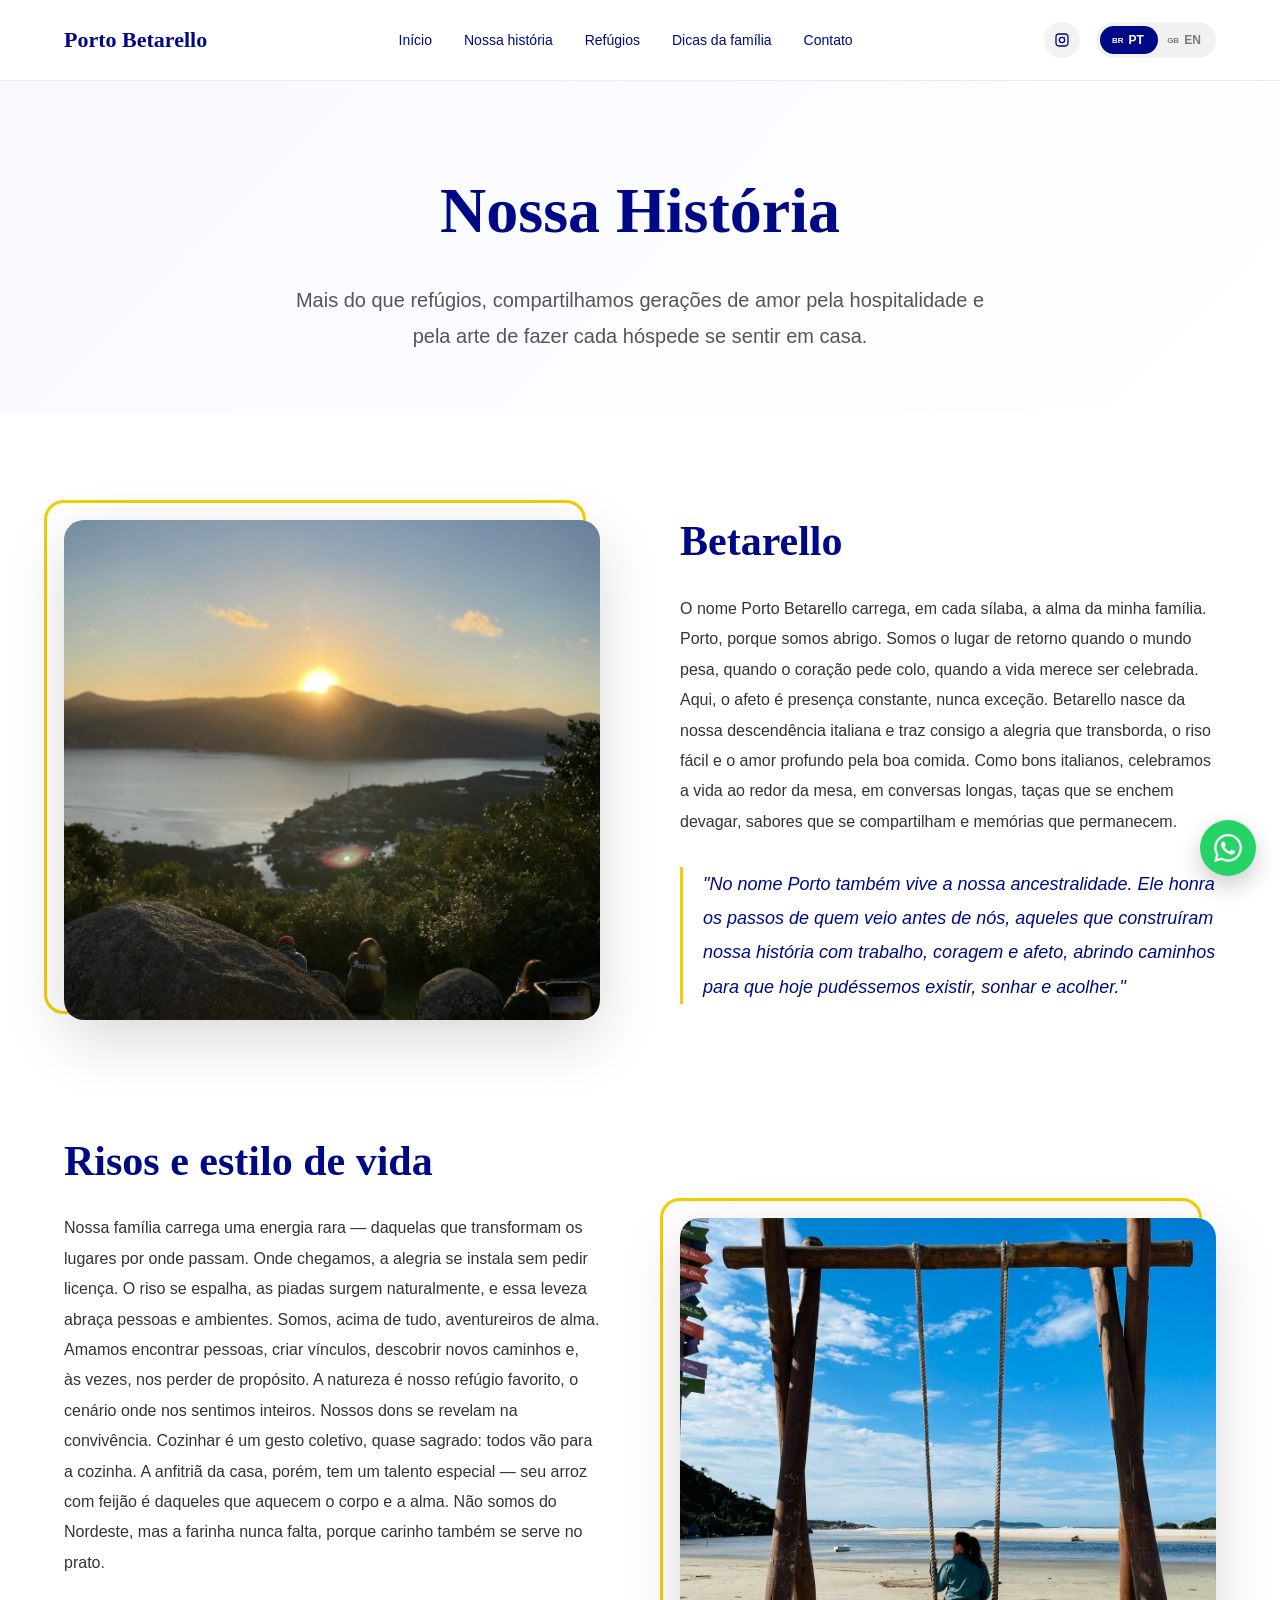
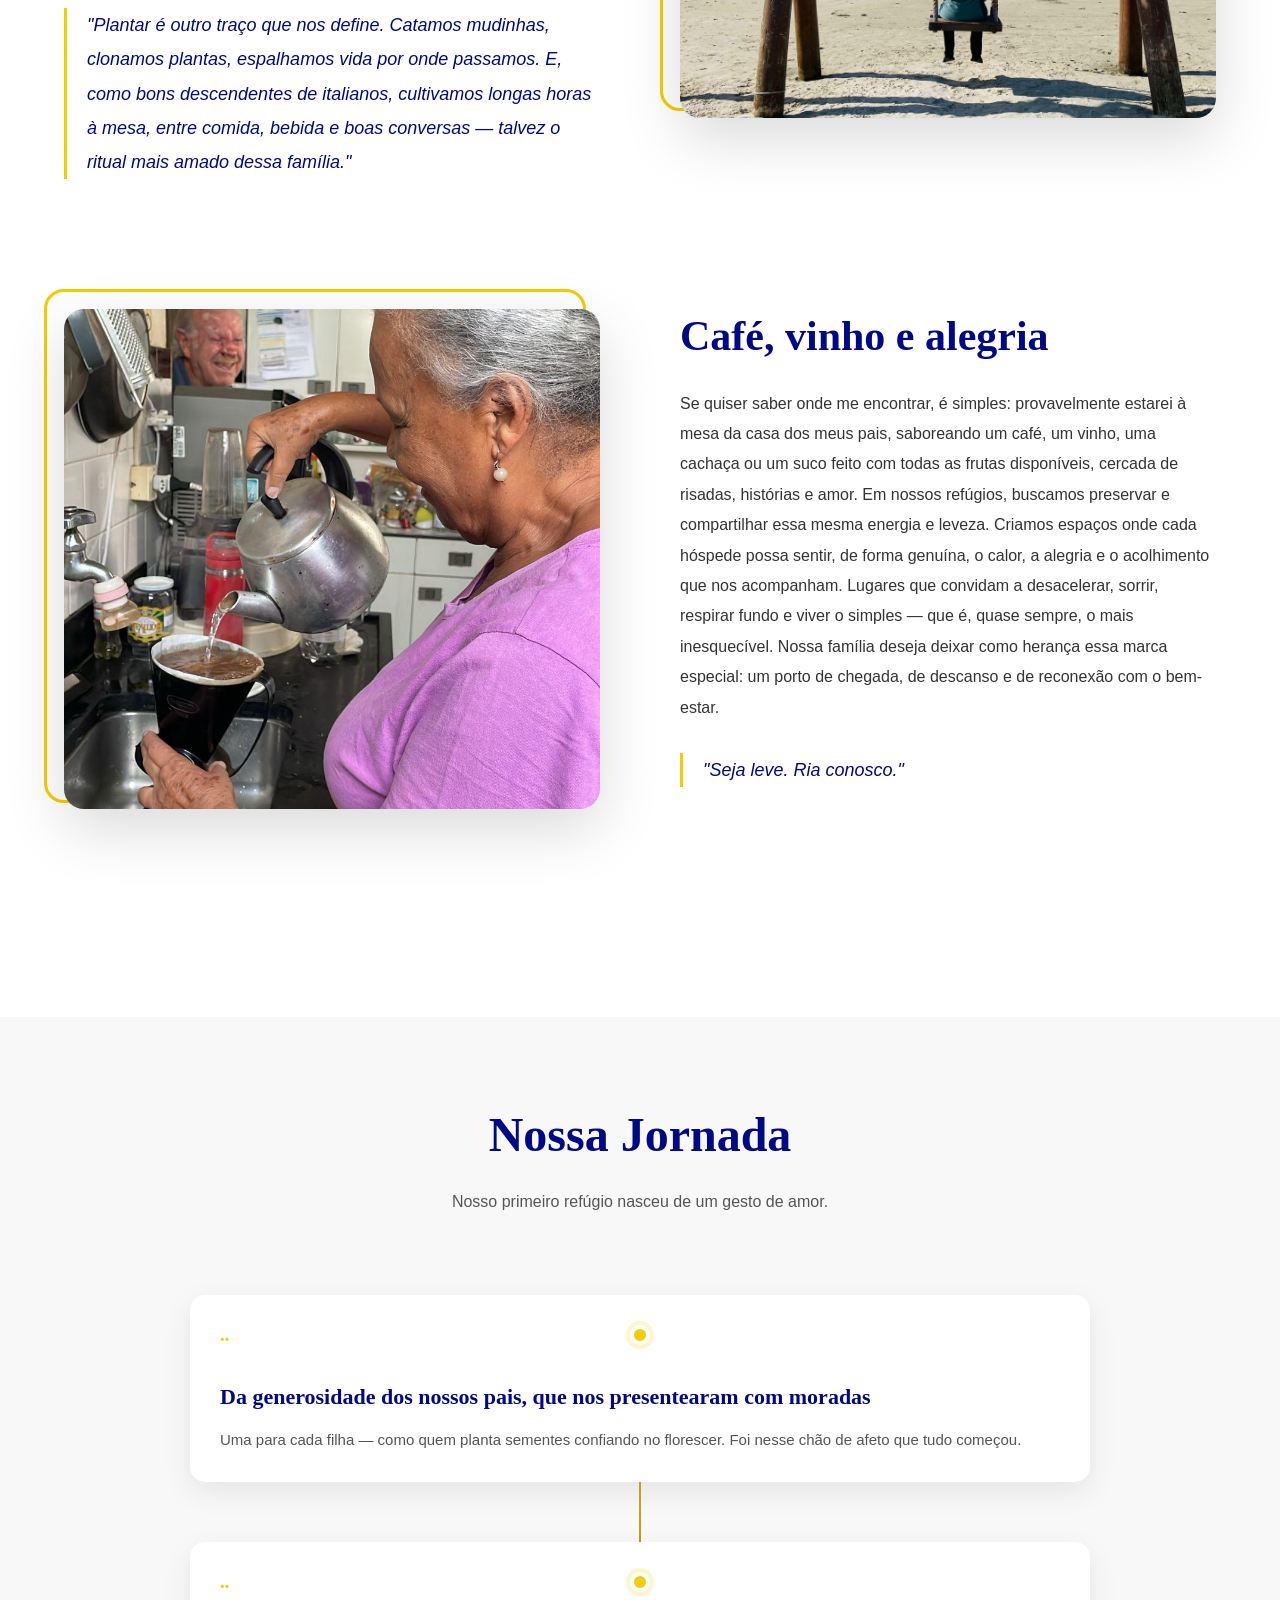
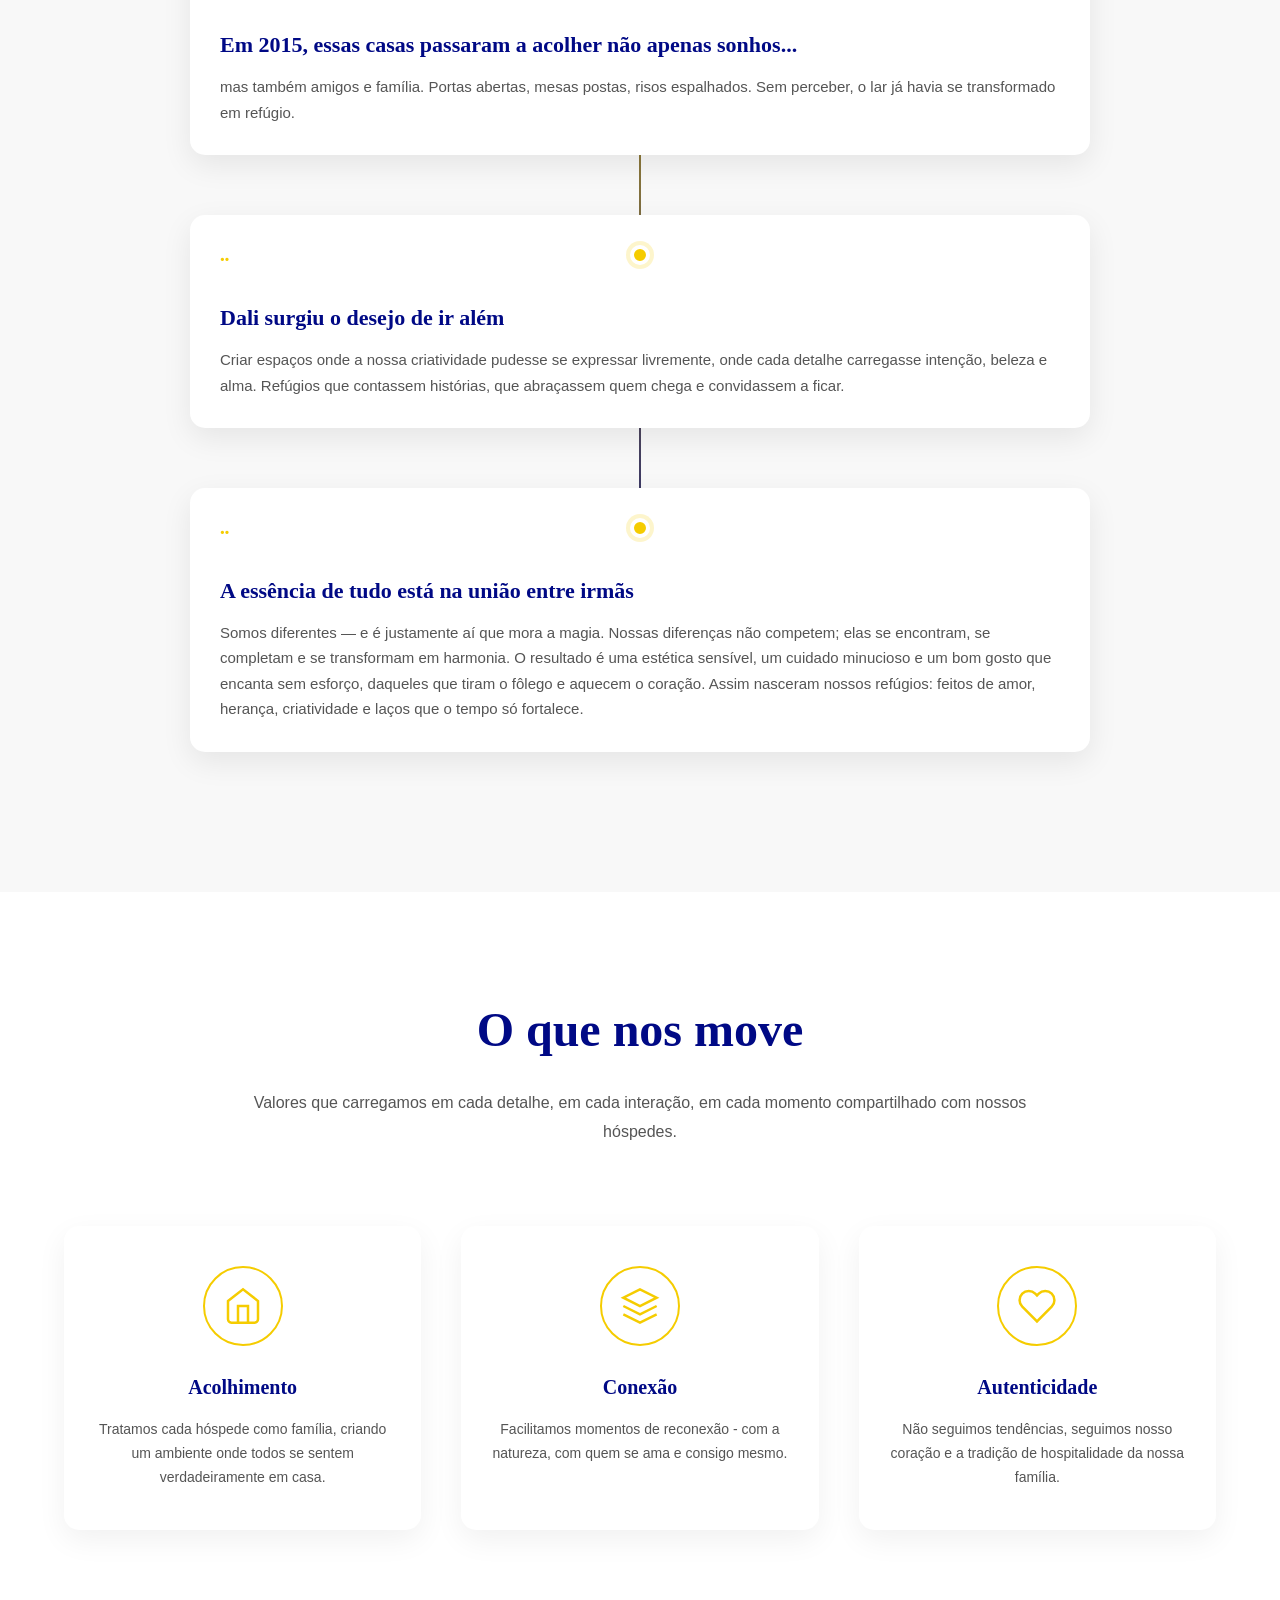
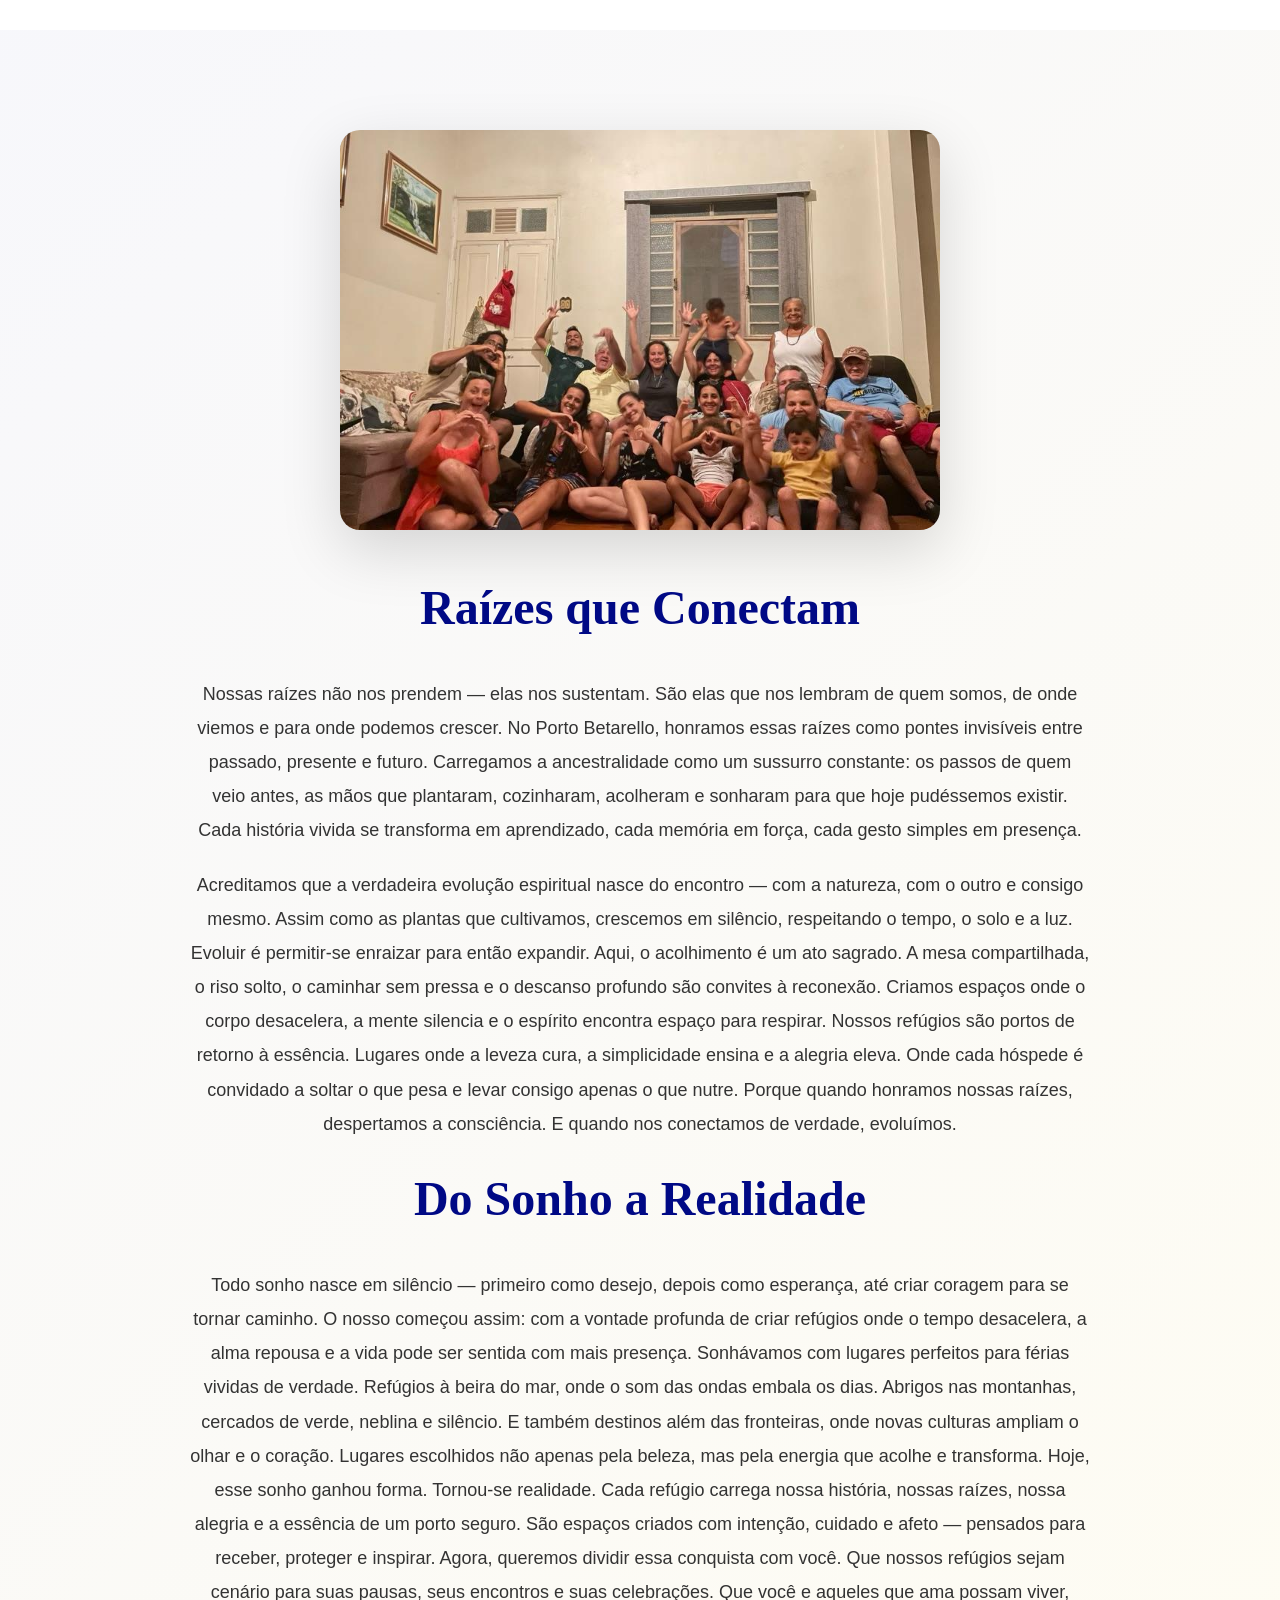
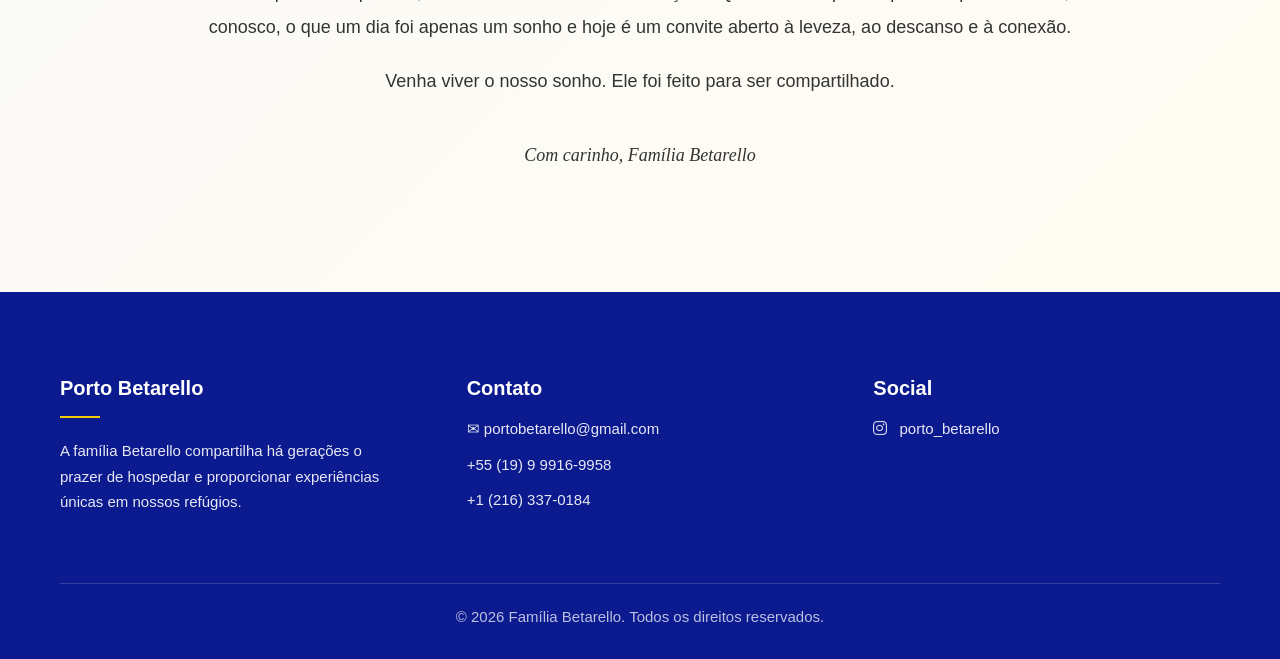
<file: sobre.html>
<!DOCTYPE html>
<html lang="pt-BR">

<head>
    <link rel="icon" type="image/png" href="fav/fav.png">
    <meta charset="UTF-8">
    <meta name="viewport" content="width=device-width, initial-scale=1.0">
    <link rel="stylesheet" href="https://cdnjs.cloudflare.com/ajax/libs/font-awesome/6.5.0/css/all.min.css">

    <title>Nossa história</title>
    <style>
        * {
            margin: 0;
            padding: 0;
            box-sizing: border-box;
        }

        :root {
            --azul-profundo: #000985;
            --dourado-claro: #f5cc00;
            --branco: #ffffff;
            --font-heading: 'Playfair Display', serif;
            --font-body: 'Inter', sans-serif;
        }

        html {
            scroll-behavior: smooth;
        }

        body {
            font-family: var(--font-body);
            font-weight: 300;
            color: #1a1a1a;
            line-height: 1.6;
        }

        .container {
            max-width: 1200px;
            margin: 0 auto;
            padding: 0 24px;
        }

        /* Header */
        .header {
            position: fixed;
            top: 0;
            width: 100%;
            z-index: 10000;
            background: rgba(255, 255, 255, 0.95);
            backdrop-filter: blur(10px);
            border-bottom: 1px solid rgba(0, 0, 0, 0.08);
        }

        .header-inner {
            display: flex;
            align-items: center;
            justify-content: space-between;
            height: 80px;
        }

        .logo {
            font-family: var(--font-heading);
            font-size: 22px;
            font-weight: 600;
            color: var(--azul-profundo);
            text-decoration: none;
        }

        .nav-desktop {
            display: flex;
            gap: 32px;
        }

        .nav-link {
            position: relative;
            font-size: 14px;
            font-weight: 400;
            color: var(--azul-profundo);
            text-decoration: none;
        }

        .nav-link::after {
            content: "";
            position: absolute;
            left: 0;
            bottom: -6px;
            width: 0;
            height: 2px;
            background: var(--dourado-claro);
            transition: width 0.3s;
        }

        .nav-link:hover::after {
            width: 100%;
        }

        .header-actions {
            display: flex;
            align-items: center;
            gap: 16px;
        }

        .icon-btn {
            width: 36px;
            height: 36px;
            border-radius: 50%;
            background: #f2f2f2;
            display: flex;
            align-items: center;
            justify-content: center;
            color: var(--azul-profundo);
            text-decoration: none;
        }

        .lang-switch {
            position: relative;
            display: flex;
            background: #f1f1f1;
            border-radius: 999px;
            padding: 4px;
            width: 120px;
            height: 36px;
        }

        .lang-option {
            flex: 1;
            z-index: 2;
            border: none;
            background: none;
            cursor: pointer;
            display: flex;
            align-items: center;
            justify-content: center;
            gap: 5px;
            color: #7a7a7a;
            transition: color 0.25s;
        }

        .lang-option .country {
            font-size: 8px;
            font-weight: 600;
        }

        .lang-option .lang {
            font-size: 12px;
            font-weight: 700;
        }

        .lang-option.active {
            color: #ffffff;
        }

        .lang-slider {
            position: absolute;
            top: 4px;
            left: 4px;
            width: calc(50% - 2px);
            height: 28px;
            background: var(--azul-profundo);
            border-radius: 999px;
            transition: transform 0.35s cubic-bezier(0.4, 0, 0.2, 1);
            z-index: 1;
        }

        .lang-slider.slide-right {
            transform: translateX(100%);
        }

        .menu-btn {
            display: none;
            font-size: 22px;
            background: none;
            border: none;
            cursor: pointer;
            color: var(--azul-profundo);
        }

        .mobile-menu {
            position: fixed;
            top: 80px;
            left: 0;
            width: 100%;
            overflow: hidden;
            max-height: 0;
            transition: max-height 0.35s ease;
            background: white;
            box-shadow: 0 4px 6px rgba(0, 0, 0, 0.1);
            z-index: 9999;
        }

        .mobile-menu.active {
            max-height: 400px;
        }

        .mobile-nav {
            padding: 24px;
            display: flex;
            flex-direction: column;
            gap: 16px;
        }

        .mobile-nav a {
            font-size: 16px;
            font-weight: 400;
            color: #666;
            text-decoration: none;
            padding-bottom: 8px;
            border-bottom: 1px solid #eee;
        }

        /* Page Hero */
        .page-hero {
            margin-top: 80px;
            padding: 80px 20px 60px;
            background: linear-gradient(135deg, #f8f9ff 0%, #fff 100%);
            text-align: center;
        }

        .page-hero h1 {
            font-family: var(--font-heading);
            font-size: clamp(42px, 6vw, 64px);
            font-weight: 700;
            color: var(--azul-profundo);
            margin-bottom: 20px;
        }

        .page-hero .subtitle {
            font-size: clamp(16px, 2.5vw, 20px);
            font-weight: 300;
            color: #555;
            max-width: 700px;
            margin: 0 auto;
            line-height: 1.8;
        }

        /* Story Section */
        .story-section {
            padding: 100px 20px;
        }

        .story-grid {
            display: grid;
            grid-template-columns: 1fr 1fr;
            gap: 80px;
            align-items: center;
            margin-bottom: 100px;
        }

        .story-grid.reverse {
            direction: rtl;
        }

        .story-grid.reverse>* {
            direction: ltr;
        }

        .story-image {
            position: relative;
        }

        .story-image img {
            width: 100%;
            height: 500px;
            object-fit: cover;
            border-radius: 20px;
            box-shadow: 0 20px 60px rgba(0, 0, 0, 0.15);
        }

        .story-image::before {
            content: '';
            position: absolute;
            top: -20px;
            left: -20px;
            width: 100%;
            height: 100%;
            border: 3px solid var(--dourado-claro);
            border-radius: 20px;
            z-index: -1;
        }

        .story-content h2 {
            font-family: var(--font-heading);
            font-size: clamp(32px, 4vw, 42px);
            font-weight: 700;
            color: var(--azul-profundo);
            margin-bottom: 25px;
            line-height: 1.3;
        }

        .story-content p {
            font-size: 16px;
            font-weight: 300;
            line-height: 1.9;
            color: #333;
            margin-bottom: 20px;
        }

        .story-content .highlight {
            font-style: italic;
            color: var(--azul-profundo);
            font-weight: 400;
            font-size: 18px;
            margin: 30px 0;
            padding-left: 20px;
            border-left: 3px solid var(--dourado-claro);
        }

        /* Timeline */
        .timeline-section {
            padding: 80px 20px;
            background: #f8f8f8;
        }

        .timeline-header {
            text-align: center;
            margin-bottom: 80px;
        }

        .timeline-header h2 {
            font-family: var(--font-heading);
            font-size: clamp(36px, 5vw, 48px);
            font-weight: 700;
            color: var(--azul-profundo);
            margin-bottom: 15px;
        }

        .timeline-header p {
            font-size: 16px;
            font-weight: 300;
            color: #555;
        }

        .timeline {
            position: relative;
            max-width: 900px;
            margin: 0 auto;
        }

        .timeline::before {
            content: '';
            position: absolute;
            left: 50%;
            top: 0;
            bottom: 0;
            width: 2px;
            background: linear-gradient(180deg, var(--dourado-claro) 0%, var(--azul-profundo) 100%);
            transform: translateX(-50%);
        }

        .timeline-item {
            display: flex;
            gap: 40px;
            margin-bottom: 60px;
            position: relative;
        }

        .timeline-item:nth-child(even) {
            flex-direction: row-reverse;
        }

        .timeline-content {
            flex: 1;
            background: white;
            padding: 30px;
            border-radius: 15px;
            box-shadow: 0 10px 30px rgba(0, 0, 0, 0.08);
        }

        .timeline-year {
            font-family: var(--font-heading);
            font-size: 28px;
            font-weight: 700;
            color: var(--dourado-claro);
            margin-bottom: 10px;
        }

        .timeline-content h3 {
            font-family: var(--font-heading);
            font-size: 22px;
            font-weight: 600;
            color: var(--azul-profundo);
            margin-bottom: 12px;
        }

        .timeline-content p {
            font-size: 15px;
            font-weight: 300;
            line-height: 1.7;
            color: #555;
        }

        .timeline-dot {
            position: absolute;
            left: 50%;
            top: 30px;
            width: 20px;
            height: 20px;
            background: var(--dourado-claro);
            border: 4px solid white;
            border-radius: 50%;
            transform: translateX(-50%);
            box-shadow: 0 0 0 4px rgba(245, 204, 0, 0.2);
        }

        /* Values Section */
        .values-section {
            padding: 100px 20px;
        }

        .values-intro {
            text-align: center;
            max-width: 800px;
            margin: 0 auto 80px;
        }

        .values-intro h2 {
            font-family: var(--font-heading);
            font-size: clamp(36px, 5vw, 48px);
            font-weight: 700;
            color: var(--azul-profundo);
            margin-bottom: 20px;
        }

        .values-intro p {
            font-size: 16px;
            font-weight: 300;
            line-height: 1.8;
            color: #555;
        }

        .values-grid {
            display: grid;
            grid-template-columns: repeat(auto-fit, minmax(280px, 1fr));
            gap: 40px;
        }

        .value-card {
            text-align: center;
            padding: 40px 30px;
            background: white;
            border-radius: 15px;
            box-shadow: 0 10px 30px rgba(0, 0, 0, 0.06);
            transition: transform 0.3s;
        }

        .value-card:hover {
            transform: translateY(-10px);
        }

        .value-icon {
            width: 80px;
            height: 80px;
            margin: 0 auto 25px;
            background: transparent;
            border: 2px solid var(--dourado-claro);
            border-radius: 50%;
            display: flex;
            align-items: center;
            justify-content: center;
        }

        .value-icon svg {
            width: 40px;
            height: 40px;
            stroke: var(--dourado-claro);
            fill: none;
            stroke-width: 1.5;
        }

        .value-card h3 {
            font-family: var(--font-heading);
            font-size: 20px;
            font-weight: 600;
            color: var(--azul-profundo);
            margin-bottom: 15px;
        }

        .value-card p {
            font-size: 14px;
            font-weight: 300;
            line-height: 1.7;
            color: #555;
        }

        /* Family Section */
        .family-section {
            padding: 100px 20px;
            background: linear-gradient(135deg, rgba(0, 9, 133, 0.03) 0%, rgba(245, 204, 0, 0.05) 100%);
        }

        .family-content {
            max-width: 900px;
            margin: 0 auto;
            text-align: center;
        }

        .family-photo {
            width: 100%;
            max-width: 600px;
            height: 400px;
            margin: 0 auto 40px;
            border-radius: 20px;
            overflow: hidden;
            box-shadow: 0 20px 60px rgba(0, 0, 0, 0.15);
        }

        .family-photo img {
            width: 100%;
            height: 100%;
            object-fit: cover;
        }

        .family-content h2 {
            font-family: var(--font-heading);
            font-size: clamp(36px, 5vw, 48px);
            font-weight: 700;
            color: var(--azul-profundo);
            margin-bottom: 30px;
        }

        .family-content p {
            font-size: 18px;
            font-weight: 300;
            line-height: 1.9;
            color: #333;
            margin-bottom: 20px;
        }

        .family-signature {
            font-family: var(--font-heading);
            font-size: 24px;
            font-style: italic;
            color: var(--dourado-claro);
            margin-top: 40px;
        }

        /* Footer */
        .footer {
            background: #0b1a8f;
            color: #ffffff;
            padding: 80px 60px 30px;
        }

        .footer-container {
            display: grid;
            grid-template-columns: repeat(3, 1fr);
            gap: 60px;
            max-width: 1200px;
            margin: 0 auto;
        }

        .footer h4 {
            font-size: 20px;
            margin-bottom: 12px;
            font-weight: 600;
        }

        .footer-line {
            display: block;
            width: 40px;
            height: 2px;
            background: #f5cc00;
            margin-bottom: 20px;
        }

        .footer p {
            font-size: 15px;
            line-height: 1.7;
            opacity: 0.9;
        }

        .footer-info p {
            margin-bottom: 10px;
        }

        .footer-col i {
            margin-right: 8px;
            font-size: 16px;
            opacity: 0.9;
        }

        .footer-bottom {
            border-top: 1px solid rgba(255, 255, 255, 0.2);
            margin-top: 60px;
            padding-top: 20px;
            text-align: center;
            font-size: 13px;
            opacity: 0.8;
        }

        /* WhatsApp */
        .whatsapp-float {
            position: fixed;
            bottom: 24px;
            right: 24px;
            width: 56px;
            height: 56px;
            background: #25d366;
            border-radius: 50%;
            display: flex;
            align-items: center;
            justify-content: center;
            box-shadow: 0 10px 25px rgba(0, 0, 0, 0.2);
            z-index: 999;
            transition: transform 0.3s;
        }

        .whatsapp-float:hover {
            transform: scale(1.1);
        }

        .whatsapp-icon {
            width: 28px;
            height: 28px;
            fill: white;
        }

        @media (max-width: 900px) {
            .nav-desktop {
                display: none;
            }

            .menu-btn {
                display: block;
            }

            .story-grid {
                grid-template-columns: 1fr;
                gap: 50px;
            }

            .story-grid.reverse {
                direction: ltr;
            }

            .story-image::before {
                top: -15px;
                left: -15px;
            }

            .timeline::before {
                left: 30px;
            }

            .timeline-item {
                flex-direction: column !important;
                padding-left: 60px;
            }

            .timeline-dot {
                left: 30px;
            }

            .footer-container {
                grid-template-columns: 1fr;
                text-align: center;
            }

            .footer-line {
                margin: 10px auto 20px;
            }
        }
    </style>
</head>

<body>
    <header class="header">
        <div class="container">
            <div class="header-inner">
                <a href="index.html" class="logo">Porto Betarello</a>
                <nav class="nav-desktop">
                    <a href="index.html" class="nav-link" data-pt="Início" data-en="Home">Início</a>
                    <a href="sobre.html" class="nav-link" data-pt="Nossa história" data-en="Our story">Nossa
                        história</a>
                    <a href="refugios.html" class="nav-link" data-pt="Refúgios" data-en="Retreats">Refúgio</a>
                    <a href="dicas.html" class="nav-link" data-pt="Dicas da família" data-en="Family Tips">Dicas</a>
                    <a href="contato.html" class="nav-link" data-pt="Contato" data-en="Contact">Contato</a>
                </nav>
                <div class="header-actions">
                    <a href="https://instagram.com/portobetarello" target="_blank" class="icon-btn">
                        <svg viewBox="0 0 24 24" width="16" height="16">
                            <path fill="currentColor"
                                d="M7 2C4.2 2 2 4.2 2 7v10c0 2.8 2.2 5 5 5h10c2.8 0 5-2.2 5-5V7c0-2.8-2.2-5-5-5H7zm10 2c1.7 0 3 1.3 3 3v10c0 1.7-1.3 3-3 3H7c-1.7 0-3-1.3-3-3V7c0-1.7 1.3-3 3-3h10zm-5 3a5 5 0 100 10 5 5 0 000-10zm0 2a3 3 0 110 6 3 3 0 010-6zm4.8-.9a1.1 1.1 0 11-2.2 0 1.1 1.1 0 012.2 0z" />
                        </svg>
                    </a>
                    <div class="lang-switch">
                        <button class="lang-option active" data-lang="pt">
                            <span class="country">BR</span>
                            <span class="lang">PT</span>
                        </button>
                        <button class="lang-option" data-lang="en">
                            <span class="country">GB</span>
                            <span class="lang">EN</span>
                        </button>
                        <span class="lang-slider"></span>
                    </div>
                    <button class="menu-btn" id="menuToggle">☰</button>
                </div>
            </div>
        </div>
    </header>

    <div class="mobile-menu" id="mobileMenu">
        <nav class="mobile-nav">
            <a href="index.html" data-pt="Início" data-en="Home">Início</a>
            <a href="sobre.html" data-pt="Nossa história" data-en="Our story">Nossa história</a>
            <a href="refugios.html" data-pt="Refúgios" data-en="Retreats">Refúgio</a>
            <a href="dicas.html" data-pt="Dicas da família" data-en="Family Tips">Dicas</a>
            <a href="contato.html" data-pt="Contato" data-en="Contact">Contato</a>
        </nav>
    </div>

    <section class="page-hero">
        <h1 data-pt="Nossa História" data-en="Our Story">Nossa História</h1>
        <p class="subtitle"
            data-pt="Mais do que refúgios, compartilhamos gerações de amor pela hospitalidade e pela arte de fazer cada hóspede se sentir em casa."
            data-en="More than retreats, we share generations of love for hospitality and the art of making every guest feel at home.">
            Mais do que refúgios, compartilhamos gerações de amor pela hospitalidade e pela arte de fazer cada hóspede
            se sentir em casa.</p>
    </section>

    <section class="story-section">
        <div class="container">
            <div class="story-grid">
                <div class="story-image">
                    <img src="história/WhatsApp Image 2025-12-14 at 23.28.28 (2).jpeg" alt="Casa de família">
                </div>
                <div class="story-content">
                    <h2 data-pt="Betarello" data-en="Betarello">Betarello</h2>
                    <p data-pt="O nome Porto Betarello carrega, em cada sílaba, a alma da minha família.
Porto, porque somos abrigo. Somos o lugar de retorno quando o mundo pesa, quando o coração pede colo, quando a vida merece ser celebrada. Aqui, o afeto é presença constante, nunca exceção.

Betarello nasce da nossa descendência italiana e traz consigo a alegria que transborda, o riso fácil e o amor profundo pela boa comida. Como bons italianos, celebramos a vida ao redor da mesa, em conversas longas, taças que se enchem devagar, sabores que se compartilham e memórias que permanecem."
                        data-en="The name Porto Betarello carries, in every syllable, the soul of my family.
Porto, because we are a harbor. We are the place you return to when the world feels heavy, when the heart asks for comfort, when life deserves to be celebrated. Here, affection is a constant presence, never an exception.

Betarello is born from our Italian heritage and brings with it overflowing joy, easy laughter, and a deep love for good food. Like true Italians, we celebrate life around the table, in long conversations, slowly filled glasses, shared flavors, and memories that linger.">
                        O nome Porto Betarello carrega, em cada sílaba, a alma da minha família.
                        Porto, porque somos abrigo. Somos o lugar de retorno quando o mundo pesa, quando o coração pede
                        colo, quando a vida merece ser celebrada. Aqui, o afeto é presença constante, nunca exceção.

                        Betarello nasce da nossa descendência italiana e traz consigo a alegria que transborda, o riso
                        fácil e o amor profundo pela boa comida. Como bons italianos, celebramos a vida ao redor da
                        mesa, em conversas longas, taças que se enchem devagar, sabores que se compartilham e memórias
                        que permanecem.</p>

                    <p class="highlight"
                        data-pt="&quot;No nome Porto também vive a nossa ancestralidade. Ele honra os passos de quem veio antes de nós, aqueles que construíram nossa história com trabalho, coragem e afeto, abrindo caminhos para que hoje pudéssemos existir, sonhar e acolher.&quot;"
                        data-en="&quot;Within the name Porto also lives our ancestry. It honors the footsteps of those who came before us, those who built our story with hard work, courage, and affection, opening paths so that today we could exist, dream, and welcome.&quot;">
                        No nome Porto também vive a nossa ancestralidade. Ele honra os passos de quem veio antes de nós,
                        aqueles que construíram nossa história com trabalho, coragem e afeto, abrindo caminhos para que
                        hoje pudéssemos existir, sonhar e acolher.</p>
                </div>
            </div>

            <div class="story-grid reverse">
                <div class="story-image">
                    <img src="história/WhatsApp Image 2025-12-14 at 23.28.27 (6).jpeg" alt="Interior aconchegante">
                </div>
                <div class="story-content">
                    <h2 data-pt="Risos e estilo de vida" data-en="Laughter and lifestyle
                    ">Risos e estilo de vida</h2>
                    <p data-pt="Nossa família carrega uma energia rara — daquelas que transformam os lugares por onde passam. Onde chegamos, a alegria se instala sem pedir licença. O riso se espalha, as piadas surgem naturalmente, e essa leveza abraça pessoas e ambientes.

                    Somos, acima de tudo, aventureiros de alma. Amamos encontrar pessoas, criar vínculos, descobrir novos caminhos e, às vezes, nos perder de propósito. A natureza é nosso refúgio favorito, o cenário onde nos sentimos inteiros.

                    Nossos dons se revelam na convivência. Cozinhar é um gesto coletivo, quase sagrado: todos vão para a cozinha. A anfitriã da casa, porém, tem um talento especial — seu arroz com feijão é daqueles que aquecem o corpo e a alma. Não somos do Nordeste, mas a farinha nunca falta, porque carinho também se serve no prato."
                        data-en="Our family carries a rare energy — the kind that transforms every place it passes through. Wherever we arrive, joy settles in without asking permission. Laughter spreads, jokes come naturally, and this lightness embraces both people and spaces.

                    Above all, we are adventurers at heart. We love meeting people, building bonds, discovering new paths, and sometimes getting lost on purpose. Nature is our favorite refuge, the setting where we feel whole.

                    Our gifts reveal themselves in togetherness. Cooking is a collective, almost sacred act: everyone gathers in the kitchen. The hostess of the house, however, has a special talent — her rice and beans are the kind that warm both body and soul. We are not from the Northeast, but flour is never missing, because care is also served on a plate.">
                        Nossa família carrega uma energia rara — daquelas que transformam os lugares por onde passam.
                        Onde chegamos, a alegria se instala sem pedir licença. O riso se espalha, as piadas surgem
                        naturalmente, e essa leveza abraça pessoas e ambientes.

                        Somos, acima de tudo, aventureiros de alma. Amamos encontrar pessoas, criar vínculos, descobrir
                        novos caminhos e, às vezes, nos perder de propósito. A natureza é nosso refúgio favorito, o
                        cenário onde nos sentimos inteiros.

                        Nossos dons se revelam na convivência. Cozinhar é um gesto coletivo, quase sagrado: todos vão
                        para a cozinha. A anfitriã da casa, porém, tem um talento especial — seu arroz com feijão é
                        daqueles que aquecem o corpo e a alma. Não somos do Nordeste, mas a farinha nunca falta, porque
                        carinho também se serve no prato.</p>
                    <p class="highlight"
                        data-pt="&quot;Plantar é outro traço que nos define. Catamos mudinhas, clonamos plantas, espalhamos vida por onde passamos. E, como bons descendentes de italianos, cultivamos longas horas à mesa, entre comida, bebida e boas conversas — talvez o ritual mais amado dessa família.&quot;"
                        data-en="&quot;Planting is another trait that defines us. We gather little seedlings, clone plants, and spread life wherever we go. And, as good descendants of Italians, we cultivate long hours around the table, among food, drinks, and good conversations — perhaps the most beloved ritual of this family.&quot;">
                        Plantar é outro traço que nos define. Catamos mudinhas, clonamos plantas, espalhamos vida por
                        onde passamos. E, como bons descendentes de italianos, cultivamos longas horas à mesa, entre
                        comida, bebida e boas conversas — talvez o ritual mais amado dessa família.</p>
                </div>
            </div>
        </div>
        </div>

        <div class="container">
            <div class="story-grid">
            <div class="story-image">
                <img src="história/WhatsApp Image 2026-01-13 at 11.12.59.jpeg" alt="Casa de família">
            </div>
            <div class="story-content">
                <h2 data-pt="Café, vinho e alegria" data-en="Coffee, wine, and joy
                ">Café, vinho e alegria</h2>
                <p data-pt="Se quiser saber onde me encontrar, é simples: provavelmente estarei à mesa da casa dos meus pais, saboreando um café, um vinho, uma cachaça ou um suco feito com todas as frutas disponíveis, cercada de risadas, histórias e amor.

                Em nossos refúgios, buscamos preservar e compartilhar essa mesma energia e leveza. Criamos espaços onde cada hóspede possa sentir, de forma genuína, o calor, a alegria e o acolhimento que nos acompanham. Lugares que convidam a desacelerar, sorrir, respirar fundo e viver o simples — que é, quase sempre, o mais inesquecível.

                Nossa família deseja deixar como herança essa marca especial: um porto de chegada, de descanso e de reconexão com o bem-estar."
                    data-en="If you want to know where to find me, it’s simple: I’ll probably be at my parents’ table, savoring a coffee, a glass of wine, some cachaça, or a juice made from every fruit available, surrounded by laughter, stories, and love.

                In our retreats, we seek to preserve and share this same energy and lightness. We create spaces where every guest can genuinely feel the warmth, joy, and welcome that follow us. Places that invite you to slow down, smile, take a deep breath, and live the simple things — which are, more often than not, the most unforgettable.

                 Our family wishes to leave this special mark as a legacy: a harbor of arrival, rest, and reconnection with well-being.
                ">
                    Se quiser saber onde me encontrar, é simples: provavelmente estarei à mesa da casa dos meus pais,
                    saboreando um café, um vinho, uma cachaça ou um suco feito com todas as frutas disponíveis, cercada
                    de risadas, histórias e amor.

                    Em nossos refúgios, buscamos preservar e compartilhar essa mesma energia e leveza. Criamos espaços
                    onde cada hóspede possa sentir, de forma genuína, o calor, a alegria e o acolhimento que nos
                    acompanham. Lugares que convidam a desacelerar, sorrir, respirar fundo e viver o simples — que é,
                    quase sempre, o mais inesquecível.

                    Nossa família deseja deixar como herança essa marca especial: um porto de chegada, de descanso e de
                    reconexão com o bem-estar.</p>

                <p class="highlight" data-pt="&quot;Seja leve.
                Ria conosco.&quot;" data-en="&quot;Be light.
                Laugh with us.
                 &quot;">
                    Seja leve.
                    Ria conosco.</p>
            </div>
        </div>

        
    </section>

    <section class="timeline-section">
        <div class="container">
            <div class="timeline-header">
                <h2 data-pt="Nossa Jornada" data-en="Our Journey">Nossa Jornada</h2>
                <p data-pt="Nosso primeiro refúgio nasceu de um gesto de amor." data-en="Our first retreat was born from an act of love.
">
                    Nosso primeiro refúgio nasceu de um gesto de amor.</p>
            </div>
            <div class="timeline">
                <div class="timeline-item">
                    <div class="timeline-content">
                        <div class="timeline-year">¨
                        </div>
                        <h3 data-pt="Da generosidade dos nossos pais, que nos presentearam com moradas" data-en="From the generosity of our parents, who gifted us with homes.
">Da generosidade dos nossos pais, que nos presentearam com moradas</h3>
                        <p data-pt="Uma para cada filha — como quem planta sementes confiando no florescer. Foi nesse chão de afeto que tudo começou."
                            data-en="One for each daughter — like planting seeds while trusting in their bloom. It was on this ground of affection that everything began.
">
                            Uma para cada filha — como quem planta sementes confiando no florescer. Foi nesse chão de
                            afeto que tudo começou.</p>
                    </div>
                    <div class="timeline-dot"></div>
                </div>
                <div class="timeline-item">
                    <div class="timeline-content">
                        <div class="timeline-year">¨</div>
                        <h3 data-pt="Em 2015, essas casas passaram a acolher não apenas sonhos..." data-en="In 2015, these homes began to welcome not only dreams…
">Expansão para o
                            Interior</h3>
                        <p data-pt=" mas também amigos e família. Portas abertas, mesas postas, risos espalhados. Sem perceber, o lar já havia se transformado em refúgio."
                            data-en="but also friends and family. Open doors, set tables, laughter everywhere. Without realizing it, the home had already become a retreat.
">
                            Em 2015, essas casas passaram a acolher não apenas sonhos...</p>
                    </div>
                    <div class="timeline-dot"></div>
                </div>
                <div class="timeline-item">
                    <div class="timeline-content">
                        <div class="timeline-year">¨</div>
                        <h3 data-pt="Dali surgiu o desejo de ir além" data-en="From there, the desire to go further was born.
">Reconhecimento</h3>
                        <p data-pt=" Criar espaços onde a nossa criatividade pudesse se expressar livremente, onde cada detalhe carregasse intenção, beleza e alma. Refúgios que contassem histórias, que abraçassem quem chega e convidassem a ficar."
                            data-en="To create spaces where our creativity could express itself freely, where every detail carried intention, beauty, and soul. Retreats that told stories, embraced those who arrived, and invited them to stay.
">
                            Dali surgiu o desejo de ir além</p>
                    </div>
                    <div class="timeline-dot"></div>
                </div>
                <div class="timeline-item">
                    <div class="timeline-content">
                        <div class="timeline-year">¨</div>
                        <h3 data-pt="A essência de tudo está na união entre irmãs" data-en="The essence of everything lies in the bond between sisters.
">Porto Betarello Hoje</h3>
                        <p data-pt="Somos diferentes — e é justamente aí que mora a magia. Nossas diferenças não competem; elas se encontram, se completam e se transformam em harmonia. O resultado é uma estética sensível, um cuidado minucioso e um bom gosto que encanta sem esforço, daqueles que tiram o fôlego e aquecem o coração.

Assim nasceram nossos refúgios: feitos de amor, herança, criatividade e laços que o tempo só fortalece." data-en="We are different — and that is exactly where the magic lives. Our differences don’t compete; they meet, complement one another, and transform into harmony. The result is a sensitive aesthetic, meticulous care, and an effortless good taste — the kind that takes your breath away and warms the heart.

This is how our retreats were born: made of love, heritage, creativity, and bonds that time only strengthens.">
                            A essência de tudo está na união entre irmãs</p>
                    </div>
                    <div class="timeline-dot"></div>
                </div>
            </div>
        </div>
    </section>

    <section class="values-section">
        <div class="container">
            <div class="values-intro">
                <h2 data-pt="O que nos move" data-en="What moves us">O que nos move</h2>
                <p data-pt="Valores que carregamos em cada detalhe, em cada interação, em cada momento compartilhado com nossos hóspedes."
                    data-en="Values we carry in every detail, in every interaction, in every moment shared with our guests.">
                    Valores que carregamos em cada detalhe, em cada interação, em cada momento compartilhado com nossos
                    hóspedes.</p>
            </div>
            <div class="values-grid">
                <div class="value-card">
                    <div class="value-icon">
                        <svg viewBox="0 0 24 24" fill="none" stroke="currentColor" stroke-width="1.5">
                            <path d="M3 9l9-7 9 7v11a2 2 0 0 1-2 2H5a2 2 0 0 1-2-2z" />
                            <polyline points="9 22 9 12 15 12 15 22" />
                        </svg>
                    </div>
                    <h3 data-pt="Acolhimento" data-en="Welcome">Acolhimento</h3>
                    <p data-pt="Tratamos cada hóspede como família, criando um ambiente onde todos se sentem verdadeiramente em casa."
                        data-en="We treat each guest as family, creating an environment where everyone feels truly at home.">
                        Tratamos cada hóspede como família, criando um ambiente onde todos se sentem verdadeiramente em
                        casa.</p>
                </div>

                <div class="value-card">
                    <div class="value-icon">
                        <svg viewBox="0 0 24 24" fill="none" stroke="currentColor" stroke-width="1.5">
                            <path d="M12 2L2 7l10 5 10-5-10-5z" />
                            <path d="M2 17l10 5 10-5M2 12l10 5 10-5" />
                        </svg>
                    </div>
                    <h3 data-pt="Conexão" data-en="Connection">Conexão</h3>
                    <p data-pt="Facilitamos momentos de reconexão - com a natureza, com quem se ama e consigo mesmo."
                        data-en="We facilitate moments of reconnection - with nature, with loved ones and with yourself.">
                        Facilitamos momentos de reconexão - com a natureza, com quem se ama e consigo mesmo.</p>
                </div>
                <div class="value-card">
                    <div class="value-icon">
                        <svg viewBox="0 0 24 24" fill="none" stroke="currentColor" stroke-width="1.5">
                            <path
                                d="M20.84 4.61a5.5 5.5 0 0 0-7.78 0L12 5.67l-1.06-1.06a5.5 5.5 0 0 0-7.78 7.78l1.06 1.06L12 21.23l7.78-7.78 1.06-1.06a5.5 5.5 0 0 0 0-7.78z" />
                        </svg>
                    </div>
                    <h3 data-pt="Autenticidade" data-en="Authenticity">Autenticidade</h3>
                    <p data-pt="Não seguimos tendências, seguimos nosso coração e a tradição de hospitalidade da nossa família."
                        data-en="We don't follow trends, we follow our hearts and our family's hospitality tradition.">
                        Não seguimos tendências, seguimos nosso coração e a tradição de hospitalidade da nossa família.
                    </p>
                </div>
            </div>
        </div>
    </section>

    <section class="family-section">
        <div class="container">
            <div class="family-content">
                <div class="family-photo">
                    <img src="história/WhatsApp Image 2026-01-13 at 11.21.08.jpeg"
                        alt="Família Betarello">
                </div>
                <h2 data-pt="Raízes que Conectam" data-en="Roots That Connect">Raízes que Conectam</h2>
                <p data-pt="Nossas raízes não nos prendem — elas nos sustentam.
São elas que nos lembram de quem somos, de onde viemos e para onde podemos crescer. No Porto Betarello, honramos essas raízes como pontes invisíveis entre passado, presente e futuro.

Carregamos a ancestralidade como um sussurro constante: os passos de quem veio antes, as mãos que plantaram, cozinharam, acolheram e sonharam para que hoje pudéssemos existir. Cada história vivida se transforma em aprendizado, cada memória em força, cada gesto simples em presença."
                    data-en="Our roots do not hold us back — they sustain us.
They remind us of who we are, where we come from, and how far we can grow. At Porto Betarello, we honor these roots as invisible bridges between past, present, and future.

We carry our ancestry like a constant whisper: the footsteps of those who came before, the hands that planted, cooked, welcomed, and dreamed so that today we could exist. Every lived story becomes learning, every memory becomes strength, every simple gesture becomes presence.">
                    Raízes que Conectam</p>
                <p data-pt="Acreditamos que a verdadeira evolução espiritual nasce do encontro — com a natureza, com o outro e consigo mesmo. Assim como as plantas que cultivamos, crescemos em silêncio, respeitando o tempo, o solo e a luz. Evoluir é permitir-se enraizar para então expandir.

Aqui, o acolhimento é um ato sagrado. A mesa compartilhada, o riso solto, o caminhar sem pressa e o descanso profundo são convites à reconexão. Criamos espaços onde o corpo desacelera, a mente silencia e o espírito encontra espaço para respirar.

Nossos refúgios são portos de retorno à essência. Lugares onde a leveza cura, a simplicidade ensina e a alegria eleva. Onde cada hóspede é convidado a soltar o que pesa e levar consigo apenas o que nutre.

Porque quando honramos nossas raízes, despertamos a consciência.
E quando nos conectamos de verdade, evoluímos." data-en="We believe that true spiritual evolution is born from connection — with nature, with others, and with oneself. Like the plants we cultivate, we grow in silence, respecting time, soil, and light. To evolve is to allow yourself to take root, and then to expand.

Here, hospitality is a sacred act. The shared table, free laughter, unhurried walks, and deep rest are invitations to reconnection. We create spaces where the body slows down, the mind quiets, and the spirit finds room to breathe.

Our retreats are harbors of return to essence. Places where lightness heals, simplicity teaches, and joy elevates. Where each guest is invited to release what weighs them down and carry with them only what nourishes.

Because when we honor our roots, we awaken awareness.
And when we truly connect, we evolve.">
                    Acreditamos que a verdadeira evolução espiritual nasce do encontro — com a natureza, com o outro e
                    consigo mesmo. Assim como as plantas que cultivamos, crescemos em silêncio, respeitando o tempo, o
                    solo e a luz. Evoluir é permitir-se enraizar para então expandir.

                    Aqui, o acolhimento é um ato sagrado. A mesa compartilhada, o riso solto, o caminhar sem pressa e o
                    descanso profundo são convites à reconexão. Criamos espaços onde o corpo desacelera, a mente
                    silencia e o espírito encontra espaço para respirar.

                    Nossos refúgios são portos de retorno à essência. Lugares onde a leveza cura, a simplicidade ensina
                    e a alegria eleva. Onde cada hóspede é convidado a soltar o que pesa e levar consigo apenas o que
                    nutre.

                    Porque quando honramos nossas raízes, despertamos a consciência.
                    E quando nos conectamos de verdade, evoluímos.</p>

            </div>
        </div>

        <div class="container">
            <div class="family-content">

                <h2 data-pt="Do Sonho a Realidade" data-en="From Dream to Reality">Do Sonho a Realidade</h2>
                <p data-pt="Todo sonho nasce em silêncio — primeiro como desejo, depois como esperança, até criar coragem para se tornar caminho. O nosso começou assim: com a vontade profunda de criar refúgios onde o tempo desacelera, a alma repousa e a vida pode ser sentida com mais presença.

Sonhávamos com lugares perfeitos para férias vividas de verdade. Refúgios à beira do mar, onde o som das ondas embala os dias. Abrigos nas montanhas, cercados de verde, neblina e silêncio. E também destinos além das fronteiras, onde novas culturas ampliam o olhar e o coração. Lugares escolhidos não apenas pela beleza, mas pela energia que acolhe e transforma.

Hoje, esse sonho ganhou forma. Tornou-se realidade. Cada refúgio carrega nossa história, nossas raízes, nossa alegria e a essência de um porto seguro. São espaços criados com intenção, cuidado e afeto — pensados para receber, proteger e inspirar.

Agora, queremos dividir essa conquista com você. Que nossos refúgios sejam cenário para suas pausas, seus encontros e suas celebrações. Que você e aqueles que ama possam viver, conosco, o que um dia foi apenas um sonho e hoje é um convite aberto à leveza, ao descanso e à conexão."
                    data-en="Every dream is born in silence — first as a desire, then as hope, until it gathers the courage to become a path. Ours began this way: with a deep wish to create retreats where time slows down, the soul rests, and life can be felt with greater presence.

We dreamed of places made for truly lived vacations. Retreats by the sea, where the sound of the waves cradles the days. Shelters in the mountains, surrounded by green, mist, and silence. And also destinations beyond borders, where new cultures expand both vision and heart. Places chosen not only for their beauty, but for the energy that welcomes and transforms.

Today, that dream has taken shape. It has become reality. Each retreat carries our story, our roots, our joy, and the essence of a safe harbor. These are spaces created with intention, care, and affection — designed to welcome, protect, and inspire.

Now, we want to share this achievement with you. May our retreats become the setting for your pauses, your gatherings, and your celebrations. May you and those you love experience with us what was once just a dream and is now an open invitation to lightness, rest, and connection.">
                    Raízes que Conectam</p>
                <p data-pt="Venha viver o nosso sonho.
Ele foi feito para ser compartilhado." data-en="Come live our dream.
It was made to be shared.">
                    Venha viver o nosso sonho. Ele foi feito para ser compartilhado.</p>
                <p class="family-signature" data-pt="Com carinho, Família Betarello"
                    data-en="With love, Betarello Family">Com carinho, Família Betarello</p>
            </div>
        </div>
    </section>

    <footer class="footer">
        <div class="footer-container">
            <div class="footer-col">
                <h4 data-pt="Porto Betarello" data-en="Porto Betarello">Porto Betarello</h4>
                <span class="footer-line"></span>
                <p data-pt="A família Betarello compartilha há gerações o prazer de hospedar e proporcionar experiências únicas em nossos refúgios."
                    data-en="The Betarello family has shared for generations the pleasure of hosting and providing unique experiences in our retreats.">
                    A família Betarello compartilha há gerações o prazer de hospedar e proporcionar experiências únicas
                    em nossos refúgios.</p>
            </div>
            <div class="footer-col">
                <h4 data-pt="Contato" data-en="Contact">Contato</h4>
                <div class="footer-info">
                    <p>✉ portobetarello@gmail.com</p>
                    <p>+55 (19) 9 9916-9958</p>
                    <p>+1 (216) 337-0184</p>
                </div>
            </div>
            <div class="footer-col">
                <h4 data-pt="Social" data-en="Social">Social</h4>
                <p><i class="fa-brands fa-instagram"></i> porto_betarello</p>
            </div>
        </div>
        <div class="footer-bottom">
            <p data-pt="© 2026 Família Betarello. Todos os direitos reservados."
                data-en="© 2026 Betarello Family. All rights reserved.">© 2026 Família Betarello. Todos os direitos
                reservados.</p>
        </div>
    </footer>

    <a href="https://wa.me/12163370184" target="_blank" class="whatsapp-float">
        <svg viewBox="0 0 24 24" class="whatsapp-icon">
            <path
                d="M17.472 14.382c-.297-.149-1.758-.867-2.03-.967-.273-.099-.471-.148-.67.15-.197.297-.767.966-.94 1.164-.173.199-.347.223-.644.075-.297-.15-1.255-.463-2.39-1.475-.883-.788-1.48-1.761-1.653-2.059-.173-.297-.018-.458.13-.606.134-.133.298-.347.446-.52.149-.174.198-.298.298-.497.099-.198.05-.371-.025-.52-.075-.149-.669-1.612-.916-2.207-.242-.579-.487-.5-.669-.51-.173-.008-.371-.01-.57-.01-.198 0-.52.074-.792.372-.272.297-1.04 1.016-1.04 2.479 0 1.462 1.065 2.875 1.213 3.074.149.198 2.096 3.2 5.077 4.487.709.306 1.262.489 1.694.625.712.227 1.36.195 1.871.118.571-.085 1.758-.719 2.006-1.413.248-.694.248-1.289.173-1.413-.074-.124-.272-.198-.57-.347m-5.421 7.403h-.004a9.87 9.87 0 01-5.031-1.378l-.361-.214-3.741.982.998-3.648-.235-.374a9.86 9.86 0 01-1.51-5.26c.001-5.45 4.436-9.884 9.888-9.884 2.64 0 5.122 1.03 6.988 2.898a9.825 9.825 0 012.893 6.994c-.003 5.45-4.437 9.884-9.885 9.884m8.413-18.297A11.815 11.815 0 0012.05 0C5.495 0 .16 5.335.157 11.892c0 2.096.547 4.142 1.588 5.945L.057 24l6.305-1.654a11.882 11.882 0 005.683 1.448h.005c6.554 0 11.89-5.335 11.893-11.893a11.821 11.821 0 00-3.48-8.413z" />
        </svg>
    </a>

    <script>
        let currentLang = 'pt';

        function changeLanguage(lang) {
            currentLang = lang;
            localStorage.setItem('preferredLanguage', lang);

            document.querySelectorAll('[data-pt]').forEach(el => {
                const text = lang === 'pt' ? el.getAttribute('data-pt') : el.getAttribute('data-en');
                if (text) {
                    if (el.tagName === 'INPUT' || el.tagName === 'TEXTAREA') {
                        el.placeholder = text;
                    } else {
                        el.textContent = text;
                    }
                }
            });

            document.querySelectorAll('.lang-option').forEach(btn => {
                btn.classList.remove('active');
                if (btn.getAttribute('data-lang') === lang) {
                    btn.classList.add('active');
                }
            });

            const slider = document.querySelector('.lang-slider');
            if (lang === 'en') {
                slider.classList.add('slide-right');
            } else {
                slider.classList.remove('slide-right');
            }

            document.documentElement.setAttribute('lang', lang === 'pt' ? 'pt-BR' : 'en');
        }

        function initLanguage() {
            const savedLang = localStorage.getItem('preferredLanguage') || 'pt';
            changeLanguage(savedLang);
        }

        function toggleMobileMenu() {
            const menu = document.getElementById('mobileMenu');
            menu.classList.toggle('active');
        }

        document.addEventListener('DOMContentLoaded', function () {
            initLanguage();

            document.querySelectorAll('.lang-option').forEach(btn => {
                btn.addEventListener('click', () => {
                    const lang = btn.getAttribute('data-lang');
                    changeLanguage(lang);
                });
            });

            document.getElementById('menuToggle').addEventListener('click', toggleMobileMenu);

            document.querySelectorAll('.mobile-nav a').forEach(link => {
                link.addEventListener('click', () => {
                    document.getElementById('mobileMenu').classList.remove('active');
                });
            });

            document.querySelectorAll('a[href^="#"]').forEach(anchor => {
                anchor.addEventListener('click', function (e) {
                    e.preventDefault();
                    const target = document.querySelector(this.getAttribute('href'));
                    if (target) {
                        const offset = 80;
                        const top = target.offsetTop - offset;
                        window.scrollTo({ top: top, behavior: 'smooth' });
                    }
                });
            });
        });
    </script>
</body>

</html>
</file>
